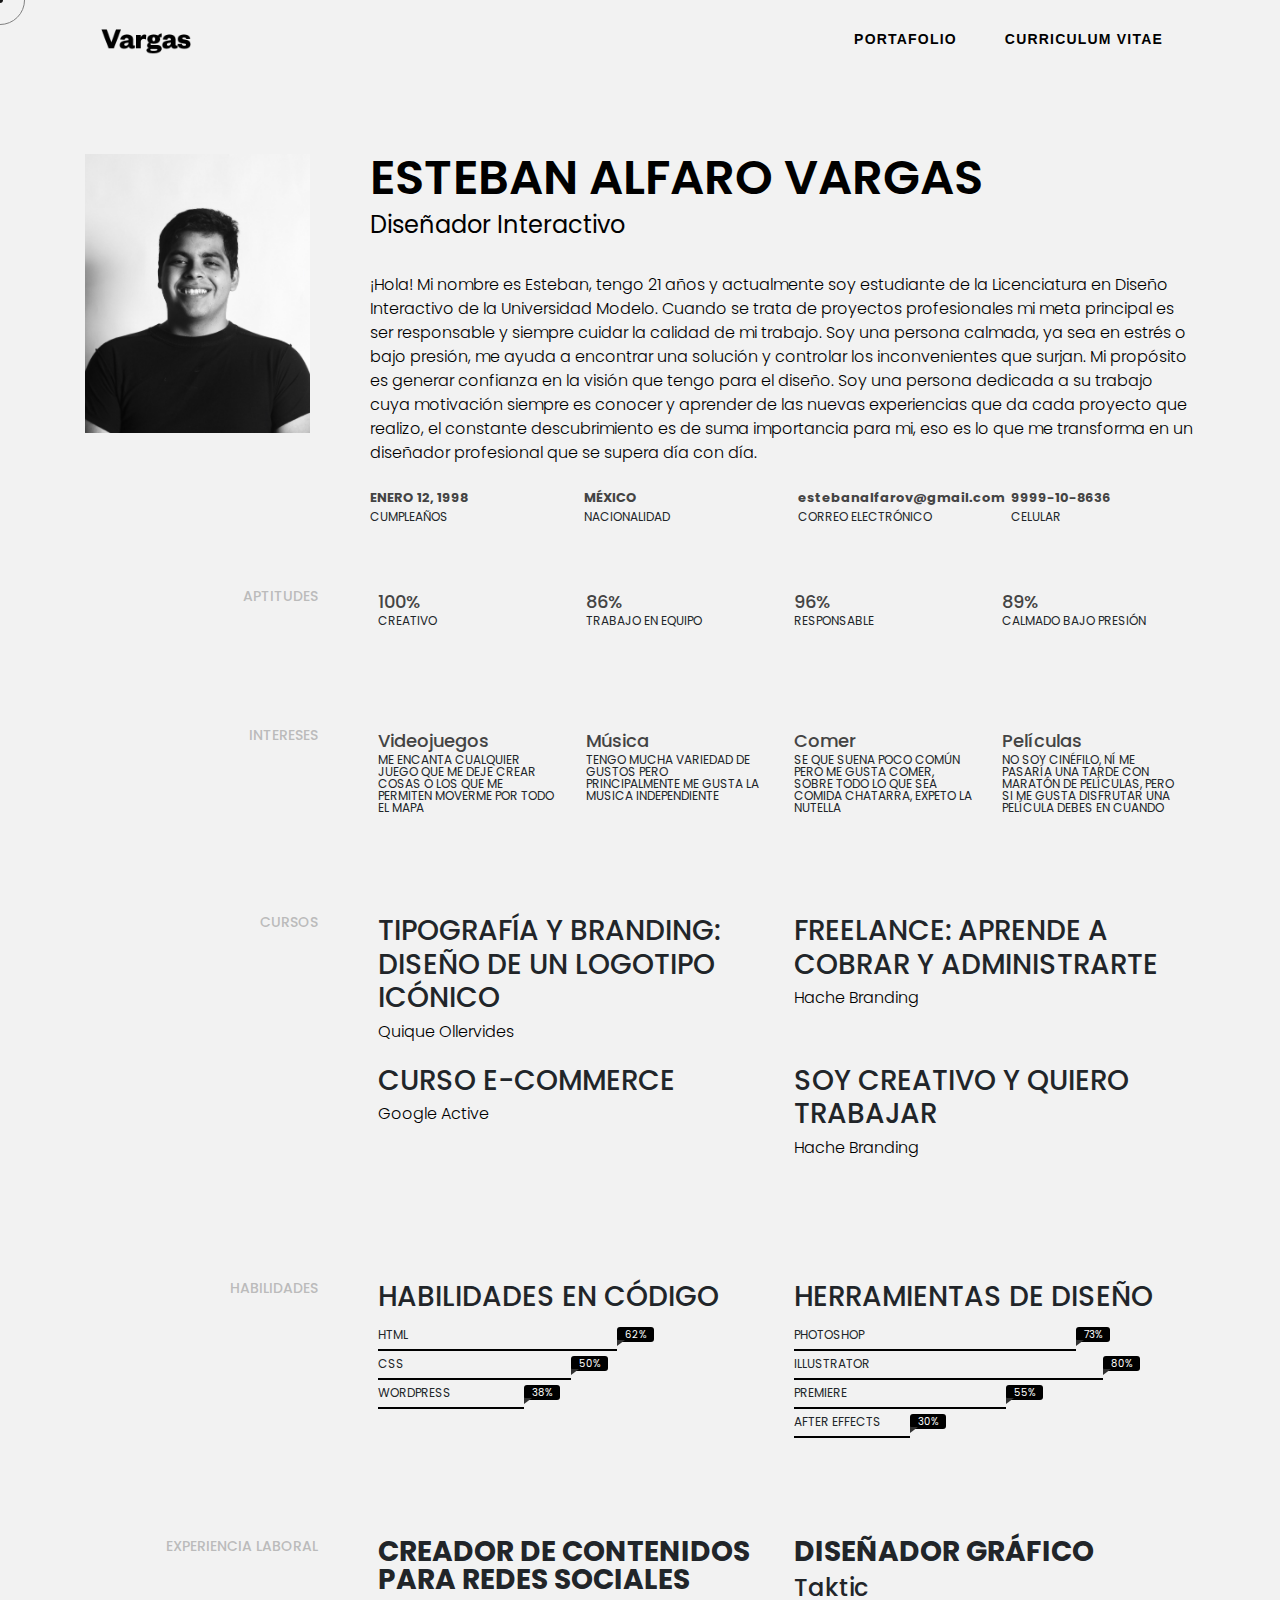
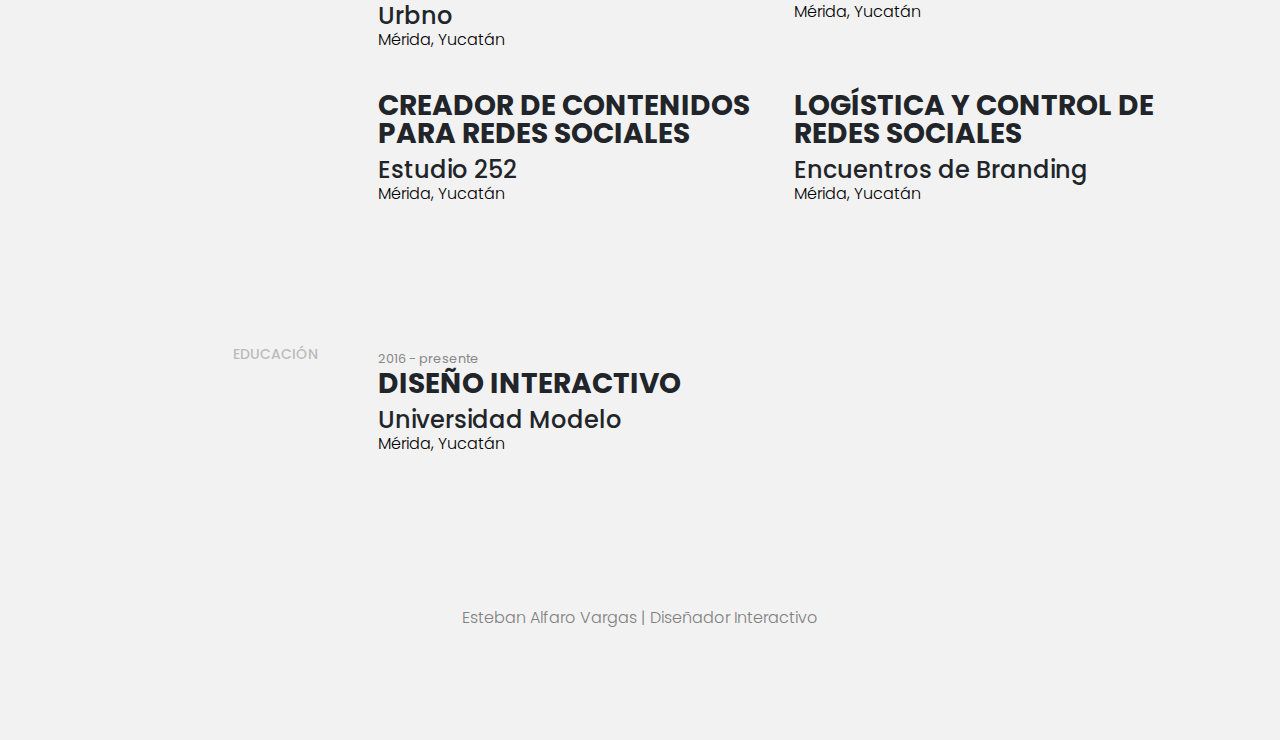
<file: CV.html>
<!doctype html>
<html lang="en">
  <head>
    <!-- Required meta tags -->
    <meta charset="utf-8">
    <meta name="viewport" content="width=device-width, initial-scale=1, shrink-to-fit=no">
<link rel="stylesheet" href="css/style.css">
<link rel="stylesheet" href="css/animate.css">
    <!-- Bootstrap CSS -->
    <link rel="stylesheet" href="https://stackpath.bootstrapcdn.com/bootstrap/4.3.1/css/bootstrap.min.css" integrity="sha384-ggOyR0iXCbMQv3Xipma34MD+dH/1fQ784/j6cY/iJTQUOhcWr7x9JvoRxT2MZw1T" crossorigin="anonymous">
    <link rel="stylesheet" href="css/estilos2.css">
    <link href="https://fonts.googleapis.com/css?family=Poppins" rel="stylesheet">
    <link href="css/font-awesome.min.css" rel="stylesheet">
    <title>Vargas | Portafolio</title>
    <link rel="icon" href="v.ico">
  </head>
  <body>
    <div class="cursor">
      <div class="cursor__inner cursor__inner--circle"></div>
      <div class="cursor__inner cursor__inner--dot"></div>
    </div>
    <div  id="navbar">
      <div class="container">
        <nav>
          <input type="checkbox" id="nav" class="hiden">
          <label for="nav" class="nav-btn">
            <i></i>
            <i></i>
            <i></i>
          </label>
          <div class="logo">
            <a href="index.html"><img src="images/Recurso 1.png" alt="" style="width:90px;"></a>
          </div>
          <div class="nav-wrapper">
            <ul>
              <li><a href="index.html" class="a">Portafolio</a></li>
              <li><a href="CV.html" class="a">Curriculum Vitae</a></li>
            </ul>
          </div>
        </nav>
      </div>
    </div>
    <div class="wrapper">
      <div id="main-wrapper">


<header class="header">
    <div class="container">
        <div class="row">
            <div class="col-md-3">
                <div class="profile-img animated slideInDown">
                    <img src="images/YOP.jpg" class="img-responsive" alt=""/>
                </div>
                <!-- Profile Image -->
            </div>
            <div class="col-md-9">
                <div class="name-wrapper animated fadeInDown">
                    <h1 class="name">ESTEBAN ALFARO VARGAS</h1>
                    <span >Diseñador Interactivo</span>
                </div>
                <p class="as animated fadeInDown">
                    ¡Hola! Mi nombre es Esteban, tengo 21 años y actualmente soy estudiante de la Licenciatura en Diseño Interactivo de la Universidad Modelo. Cuando se trata de proyectos profesionales mi meta principal es ser responsable y siempre cuidar la calidad de mi trabajo. Soy una persona calmada, ya sea en estrés o bajo presión, me ayuda a encontrar una solución y controlar los inconvenientes que surjan. Mi propósito es generar confianza en la visión que tengo para el diseño. Soy una persona dedicada a su trabajo cuya motivación siempre es conocer y aprender de las nuevas experiencias que da cada proyecto que realizo, el constante descubrimiento es de suma importancia para mi, eso es lo que me transforma en un diseñador profesional que se supera día con día.

                </p>


                <div class="row">
                    <div class="col-md-3">
                        <div class="personal-details animated slideInUp">
                            <strong>ENERO 12, 1998</strong>
                            <small>CUMPLEAÑOS</small>
                        </div>
                    </div>
                    <div class="col-md-3">
                        <div class="personal-details animated slideInUp">
                            <strong>MÉXICO</strong>
                            <small>NACIONALIDAD</small>
                        </div>
                    </div>
                    <div class="col-md-3">
                        <div class="personal-details animated slideInUp">
                            <strong>estebanalfarov@gmail.com</strong>
                            <small>CORREO ELECTRÓNICO</small>
                        </div>
                    </div>
                    <div class="col-md-3">
                        <div class="personal-details animated slideInUp">
                            <strong>9999-10-8636</strong>
                            <small>CELULAR</small>
                        </div>
                    </div>
                </div>

            </div>
        </div>
    </div@
    </header>
<!-- .header-->

<section class="section-wrapper animated slideInUp">
    <div class="container">
        <div class="row">
            <div class="col-md-3">
                <div class="section-title">
                    <h2>APTITUDES</h2>
                </div>
            </div>
            <div class="col-md-9">
                <div class="row">
                    <div class="col-sm-3">
                        <div class="item-stats">
                            <div class="item-stats-value">100%</div>
                            <div class="item-stats-name">Creativo</div>
                        </div>
                    </div>
                    <div class="col-sm-3">
                        <div class="item-stats">
                            <div class="item-stats-value">86%</div>
                            <div class="item-stats-name">Trabajo en equipo</div>
                        </div>
                    </div>
                    <div class="col-sm-3">
                        <div class="item-stats">
                            <div class="item-stats-value">96%</div>
                            <div class="item-stats-name">Responsable</div>
                        </div>
                    </div>
                    <div class="col-sm-3">
                        <div class="item-stats">
                            <div class="item-stats-value">89%</div>
                            <div class="item-stats-name">Calmado bajo presión</div>
                        </div>
                    </div>
                </div>
            </div>
        </div>
    </div>
</section>

<section class="section-wrapper animated slideInUp">
    <div class="container">
        <div class="row">
            <div class="col-md-3">
                <div class="section-title">
                    <h2>INTERESES</h2>
                </div>
            </div>
            <div class="col-md-9">
                <div class="row">
                    <div class="col-sm-3">
                        <div class="item-stats">
                            <div class="item-stats-value">Videojuegos</div>
                            <div class="item-stats-name">Me encanta cualquier juego que me deje crear cosas o los que me permiten moverme por todo el mapa</div>
                        </div>
                    </div>
                    <div class="col-sm-3">
                        <div class="item-stats">
                            <div class="item-stats-value">Música</div>
                            <div class="item-stats-name">Tengo mucha variedad de gustos pero principalmente me gusta la musica independiente</div>
                        </div>
                    </div>
                    <div class="col-sm-3">
                        <div class="item-stats">
                            <div class="item-stats-value">Comer</div>
                            <div class="item-stats-name">Se que suena poco común pero me gusta comer, sobre todo lo que sea comida chatarra, expeto la Nutella</div>
                        </div>
                    </div>
                    <div class="col-sm-3">
                        <div class="item-stats">
                            <div class="item-stats-value">Películas</div>
                            <div class="item-stats-name">No soy cinéfilo, ní me pasaría una tarde con maratón de películas, pero si me gusta disfrutar una película debes en cuando</div>
                        </div>
                    </div>
                </div>
            </div>
        </div>
    </div>
</section>
<!-- .activity-wrapper -->

<!-- .work-history-wrapper -->

<section class="expertise-wrapper section-wrapper">
    <div class="container">
        <div class="row">
            <div class="col-md-3">
                <div class="section-title">
                    <h2>CURSOS</h2>
                </div>
            </div>

            <div class="col-md-9">
                <div class="row">
                    <div class="col-md-6">
                        <div class="expertise-item">
                            <h3>Tipografía y Branding: Diseño de un logotipo icónico</h3>

                            <p>
                                Quique Ollervides
                            </p>
                        </div>
                    </div>
                    <div class="col-md-6">
                        <div class="expertise-item">
                            <h3>Freelance: Aprende a cobrar y administrarte</h3>

                            <p>
                              Hache Branding
                            </p>
                        </div>
                    </div>
                </div>
                <div class="row">
                    <div class="col-md-6">
                        <div class="expertise-item">
                            <h3>Curso E-Commerce</h3>

                            <p>
                                Google Active
                            </p>
                        </div>
                    </div>

                    <div class="col-md-6">
                        <div class="expertise-item">
                            <h3>Soy creativo y quiero trabajar</h3>

                            <p>
                                Hache Branding </p>
                        </div>
                    </div>

                </div>
            </div>
        </div>
        <!-- .row -->


    </div>
</section>
<!-- .expertise-wrapper -->

<section class="section-wrapper skills-wrapper">
    <div class="container">
        <div class="row">
            <div class="col-md-3">
                <div class="section-title">
                    <h2>HABILIDADES</h2>
                </div>
            </div>

            <div class="col-md-9">
                <div class="row">
                    <div class="col-md-6">
                        <div class="progress-wrapper">

                            <h3>HABILIDADES EN CÓDIGO</h3>

                            <div class="progress-item">
                                <span class="progress-title">HTML</span>

                                <div class="progress">
                                    <div class="progress-bar" role="progressbar" aria-valuenow="62" aria-valuemin="0"
                                         aria-valuemax="100" style="width: 62%"><span
                                            class="progress-percent" style="margin-left:62%;"> 62%</span>
                                    </div>
                                </div>
                                <!-- .progress -->
                            </div>
                            <!-- .skill-progress -->

                            <div class="progress-item">
                                <span class="progress-title">CSS</span>

                                <div class="progress">
                                    <div class="progress-bar" role="progressbar" aria-valuenow="50" aria-valuemin="0"
                                         aria-valuemax="100" style="width: 50%"><span
                                            class="progress-percent" style="margin-left:50%"> 50%</span>
                                    </div>
                                </div>
                                <!-- /.progress -->
                            </div>
                            <!-- /.skill-progress -->

                            <div class="progress-item">
                                <span class="progress-title">WORDPRESS</span>

                                <div class="progress">
                                    <div class="progress-bar" role="progressbar" aria-valuenow="38" aria-valuemin="0"
                                         aria-valuemax="100" style="width: 38%;"><span
                                            class="progress-percent" style="margin-left:38%;"> 38%</span>
                                    </div>
                                </div>
                                <!-- /.progress -->
                            </div>
                            <!-- /.skill-progress -->


                            <!-- /.skill-progress -->


                        </div>
                        <!-- /.progress-wrapper -->
                    </div>
                    <div class="col-md-6">
                        <div class="progress-wrapper">
                            <h3>HERRAMIENTAS DE DISEÑO</h3>

                            <div class="progress-item">
                                <span class="progress-title">PHOTOSHOP</span>

                                <div class="progress">
                                    <div class="progress-bar" role="progressbar" aria-valuenow="73" aria-valuemin="0"
                                         aria-valuemax="100" style="width: 73%"><span
                                            class="progress-percent" style="margin-left:73%;"> 73%</span>
                                    </div>
                                </div>
                                <!-- .progress -->
                            </div>
                            <!-- .skill-progress -->

                            <div class="progress-item">
                                <span class="progress-title">ILLUSTRATOR</span>

                                <div class="progress">
                                    <div class="progress-bar" role="progressbar" aria-valuenow="80" aria-valuemin="0"
                                         aria-valuemax="100" style="width: 80%"><span
                                            class="progress-percent" style="margin-left:80%;"> 80%</span>
                                    </div>
                                </div>
                                <!-- /.progress -->
                            </div>
                            <!-- /.skill-progress -->

                            <div class="progress-item">
                                <span class="progress-title">PREMIERE</span>

                                <div class="progress">
                                    <div class="progress-bar" role="progressbar" aria-valuenow="55" aria-valuemin="0"
                                         aria-valuemax="100" style="width: 55%;"><span
                                            class="progress-percent" style="margin-left:55%;"> 55%</span>
                                    </div>
                                </div>
                                <!-- /.progress -->
                            </div>
                            <!-- /.skill-progress -->

                            <div class="progress-item">
                                <span class="progress-title">AFTER EFFECTS</span>

                                <div class="progress">
                                    <div class="progress-bar" role="progressbar" aria-valuenow="30" aria-valuemin="0"
                                         aria-valuemax="100" style="width: 30%;"><span
                                            class="progress-percent" style="margin-left:30%"> 30%</span>
                                    </div>
                                </div>
                                <!-- /.progress -->
                            </div>
                            <!-- /.skill-progress -->

                        </div>
                        <!-- /.progress-wrapper -->
                    </div>
                </div>
                <!--.row -->
            </div>
        </div>

    </div>
    <!-- .container-fluid -->
</section>
<!-- .skills-wrapper -->

<section class="section-wrapper section-experience">
    <div class="container">
        <div class="row">
            <div class="col-md-3">
                <div class="section-title"><h2>Experiencia Laboral</h2></div>
            </div>
            <div class="col-md-9">
                <div class="row">
                    <div class="col-md-6">
                        <div class="content-item">

                            <h3>Creador de Contenidos para redes sociales</h3>
                            <h4>Urbno</h4>

                            <p>Mérida, Yucatán</p>
                        </div>
                        <!-- .experience-item -->
                    </div>
                    <div class="col-md-6">
                        <div class="content-item">

                            <h3>Diseñador Gráfico</h3>
                            <h4>Taktic</h4>

                            <p>Mérida, Yucatán</p>
                        </div>
                        <!-- .experience-item -->
                    </div>
                </div>
                <div class="row">

                    <div class="col-md-6">
                        <div class="content-item">

                            <h3>Creador de contenidos para redes sociales</h3>
                            <h4>Estudio 252</h4>

                            <p>Mérida, Yucatán</p>
                        </div>
                        <!-- .experience-item -->
                    </div>
                    <div class="col-md-6">
                        <div class="content-item">

                            <h3>Logística y control de redes sociales</h3>
                            <h4>Encuentros de Branding</h4>

                            <p>Mérida, Yucatán</p>
                        </div>
                        <!-- .experience-item -->
                    </div>
                </div>
            </div>
            <!--.row-->
        </div>
    </div>
    <!-- .container -->
</section>
<!-- .section-experience -->

<section class="section-education section-wrapper">
    <div class="container">
        <div class="row">
            <div class="col-md-3">
                <div class="section-title"><h2>Educación</h2></div>
            </div>

            <div class="col-md-9">
                <div class="row">
                    <div class="col-md-12">
                        <div class="content-item">
                            <small>2016 - presente</small>
                            <h3>Diseño Interactivo</h3>
                            <h4>Universidad Modelo</h4>

                            <p>Mérida, Yucatán</p>
                        </div>


                        <!-- .experience-item -->
                    </div>
                </div>
                <!--.row-->
            </div>

        </div>
        <!--.row-->
    </div>
    <!-- .container -->
</section>
<!-- .section-education -->




          <footer>
                <p>Esteban Alfaro Vargas | Diseñador Interactivo</p>
          </footer>
    </div>
    <script type="text/javascript">
          window.sr = ScrollReveal();
          sr.reveal('.anim');
    </script>
    <script>
    {
  // Some help functions.
  const shuffleArray = arr => arr.sort(() => Math.random() - 0.5);
  const lineEq = (y2, y1, x2, x1, currentVal) => {
      let m = (y2 - y1) / (x2 - x1);
      let b = y1 - m * x1;
      return m * currentVal + b;
  };
  const lerp = (a, b, n) => (1 - n) * a + n * b;
  const body = document.body;
  const bodyColor = getComputedStyle(body).getPropertyValue('--color-bg').trim() || 'white';
  const getMousePos = (e) => {
      let posx = 0;
      let posy = 0;
      if (!e) e = window.event;
      if (e.pageX || e.pageY) {
          posx = e.pageX;
          posy = e.pageY;
      }
      else if (e.clientX || e.clientY) 	{
          posx = e.clientX + body.scrollLeft + document.documentElement.scrollLeft;
          posy = e.clientY + body.scrollTop + document.documentElement.scrollTop;
      }
      return { x : posx, y : posy }
  }

  // Window sizes.
  let winsize;
  const calcWinsize = () => winsize = {width: window.innerWidth, height: window.innerHeight};
  calcWinsize();
  // Recalculate window sizes on resize.
  window.addEventListener('resize', calcWinsize);

  // Custom mouse cursor.
  class CursorFx {
      constructor(el) {
          this.DOM = {el: el};
          this.DOM.dot = this.DOM.el.querySelector('.cursor__inner--dot');
          this.DOM.circle = this.DOM.el.querySelector('.cursor__inner--circle');
          this.bounds = {dot: this.DOM.dot.getBoundingClientRect(), circle: this.DOM.circle.getBoundingClientRect()};
          this.scale = 1;
          this.opacity = 1;
          this.mousePos = {x:0, y:0};
          this.lastMousePos = {dot: {x:0, y:0}, circle: {x:0, y:0}};
          this.lastScale = 1;
          this.lastOpacity = 1;

          this.initEvents();
          requestAnimationFrame(() => this.render());
      }
      initEvents() {
          window.addEventListener('mousemove', ev => this.mousePos = getMousePos(ev));
      }
      render() {
          this.lastMousePos.dot.x = lerp(this.lastMousePos.dot.x, this.mousePos.x - this.bounds.dot.width/2, 1);
          this.lastMousePos.dot.y = lerp(this.lastMousePos.dot.y, this.mousePos.y - this.bounds.dot.height/2, 1);
          this.lastMousePos.circle.x = lerp(this.lastMousePos.circle.x, this.mousePos.x - this.bounds.circle.width/2, 0.15);
          this.lastMousePos.circle.y = lerp(this.lastMousePos.circle.y, this.mousePos.y - this.bounds.circle.height/2, 0.15);
          this.lastScale = lerp(this.lastScale, this.scale, 0.15);
          this.lastOpacity = lerp(this.lastOpacity, this.opacity, 0.1);
          this.DOM.dot.style.transform = `translateX(${(this.lastMousePos.dot.x)}px) translateY(${this.lastMousePos.dot.y}px)`;
          this.DOM.circle.style.transform = `translateX(${(this.lastMousePos.circle.x)}px) translateY(${this.lastMousePos.circle.y}px) scale(${this.lastScale})`;
          this.DOM.circle.style.opacity = this.lastOpacity
          requestAnimationFrame(() => this.render());
      }
      enter() {
          cursor.scale = 2.7;
      }
      leave() {
          cursor.scale = 1;
      }
      click() {
          this.lastScale = 1;
          this.lastOpacity = 0;
      }
  }

  const cursor = new CursorFx(document.querySelector('.cursor'));

  // Custom cursor chnages state when hovering on elements with 'data-hover'.
  [...document.querySelectorAll('[data-hover]')].forEach((link) => {
      link.addEventListener('mouseenter', () => cursor.enter() );
      link.addEventListener('mouseleave', () => cursor.leave() );
      link.addEventListener('click', () => cursor.click() );
  });
}
    </script>
<script src="js/scripts.js"></script>
  <script src="js/button.js"></script>

    <!-- Optional JavaScript -->
    <!-- jQuery first, then Popper.js, then Bootstrap JS -->
    <script src="https://code.jquery.com/jquery-3.3.1.slim.min.js" integrity="sha384-q8i/X+965DzO0rT7abK41JStQIAqVgRVzpbzo5smXKp4YfRvH+8abtTE1Pi6jizo" crossorigin="anonymous"></script>
    <script src="https://cdnjs.cloudflare.com/ajax/libs/popper.js/1.14.7/umd/popper.min.js" integrity="sha384-UO2eT0CpHqdSJQ6hJty5KVphtPhzWj9WO1clHTMGa3JDZwrnQq4sF86dIHNDz0W1" crossorigin="anonymous"></script>
    <script src="https://stackpath.bootstrapcdn.com/bootstrap/4.3.1/js/bootstrap.min.js" integrity="sha384-JjSmVgyd0p3pXB1rRibZUAYoIIy6OrQ6VrjIEaFf/nJGzIxFDsf4x0xIM+B07jRM" crossorigin="anonymous"></script>

  </body>
</html>
</file>
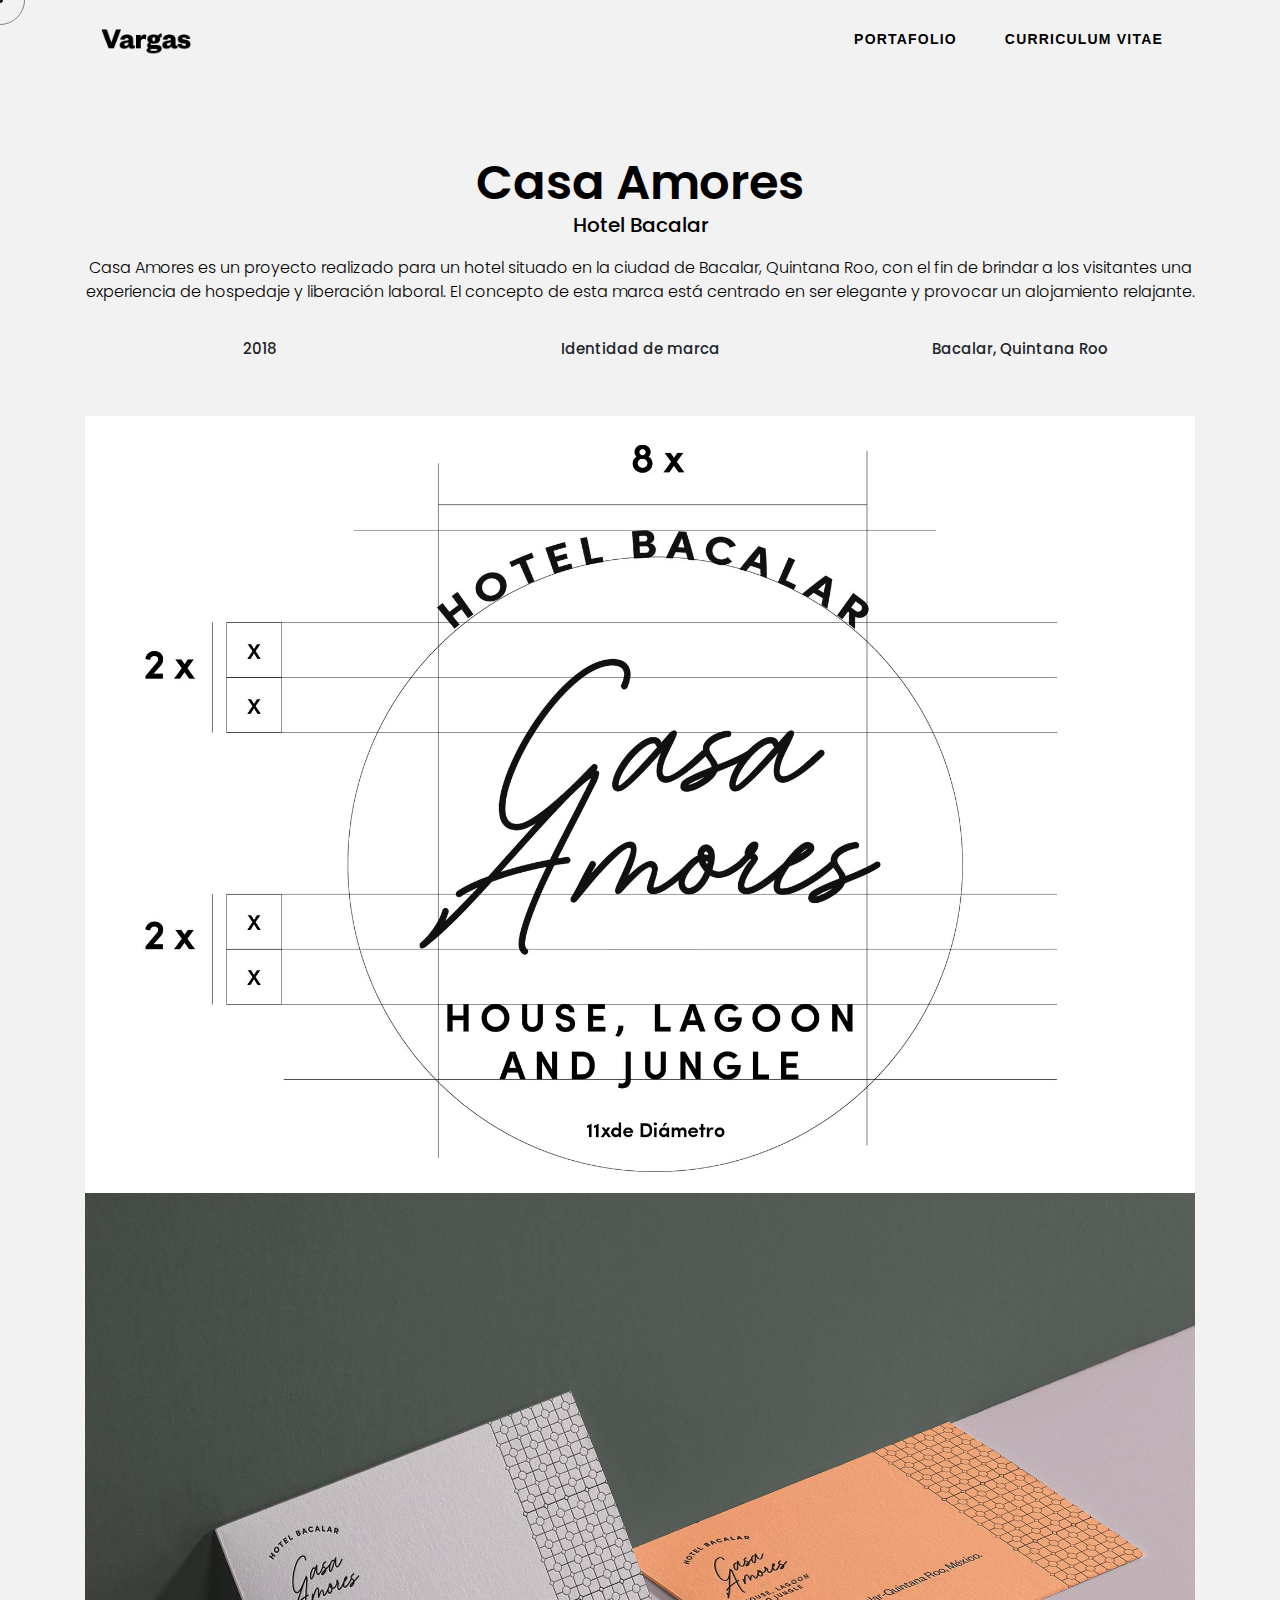
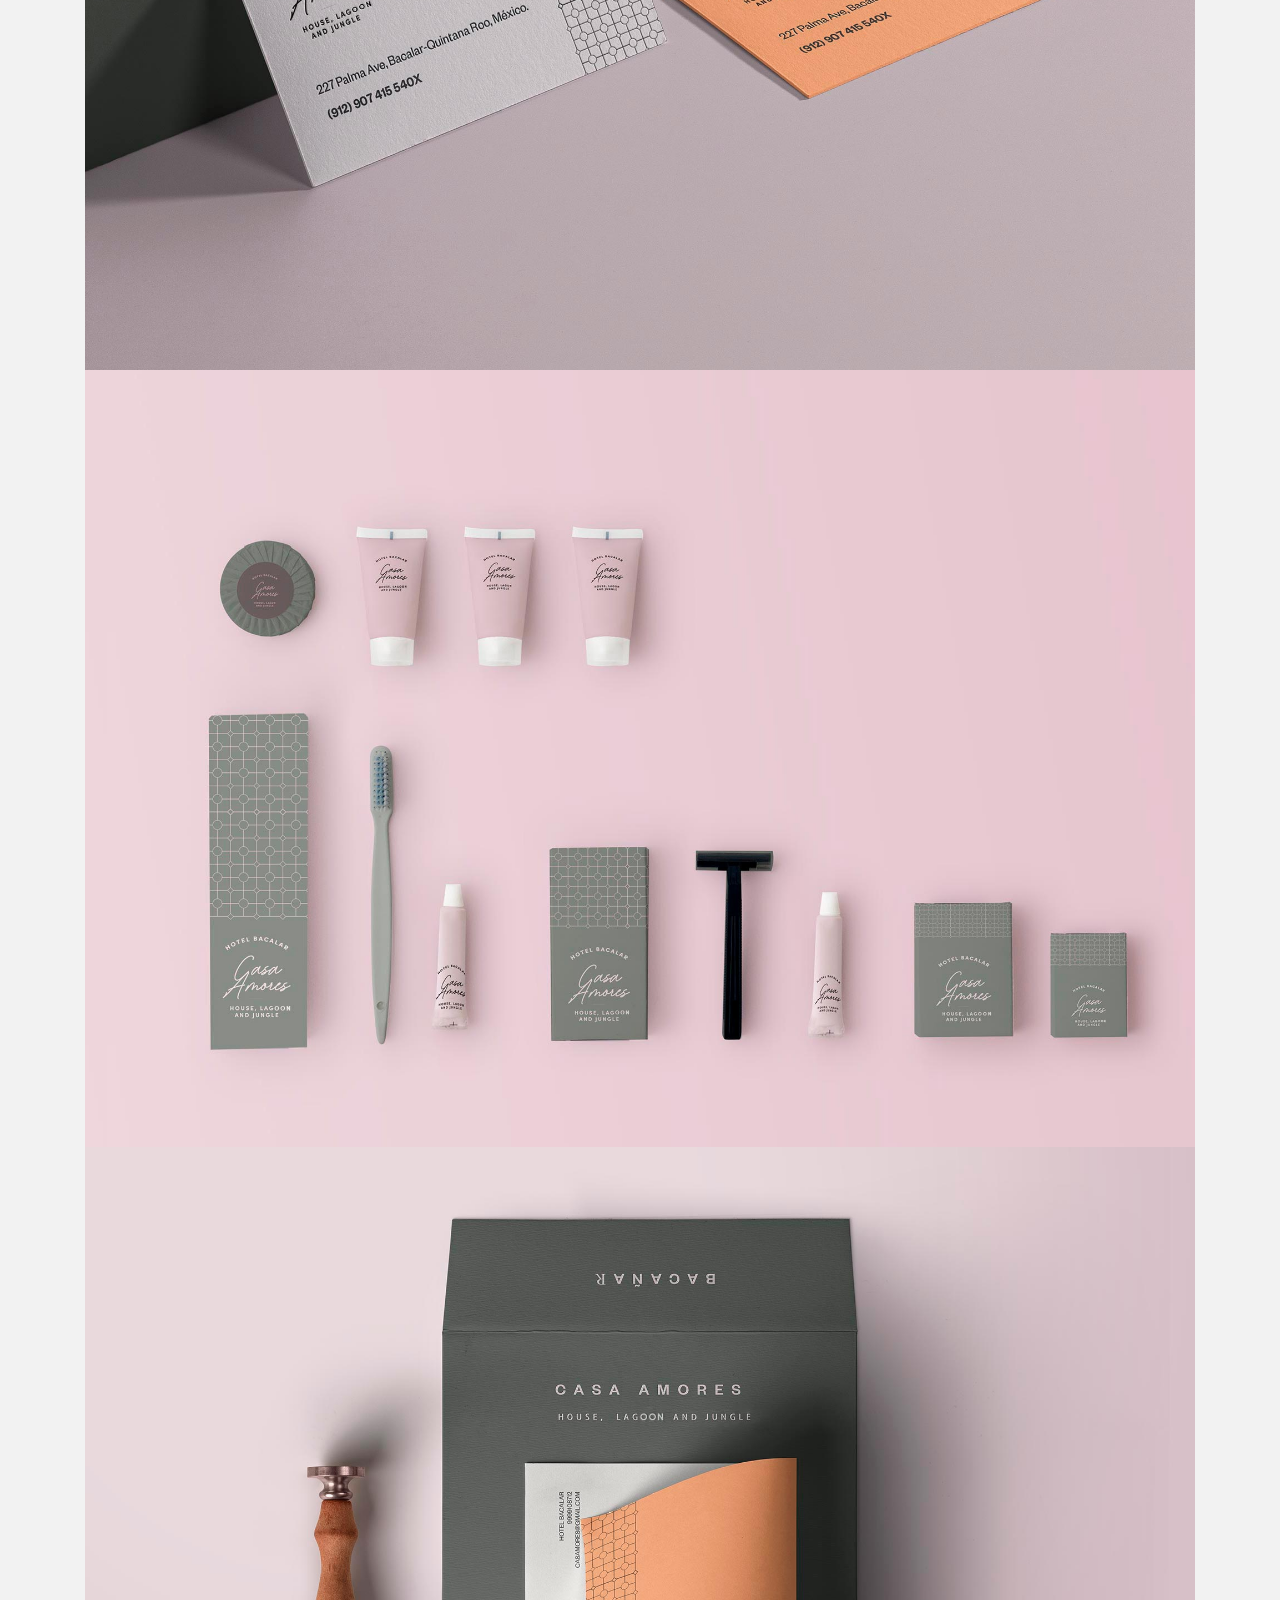
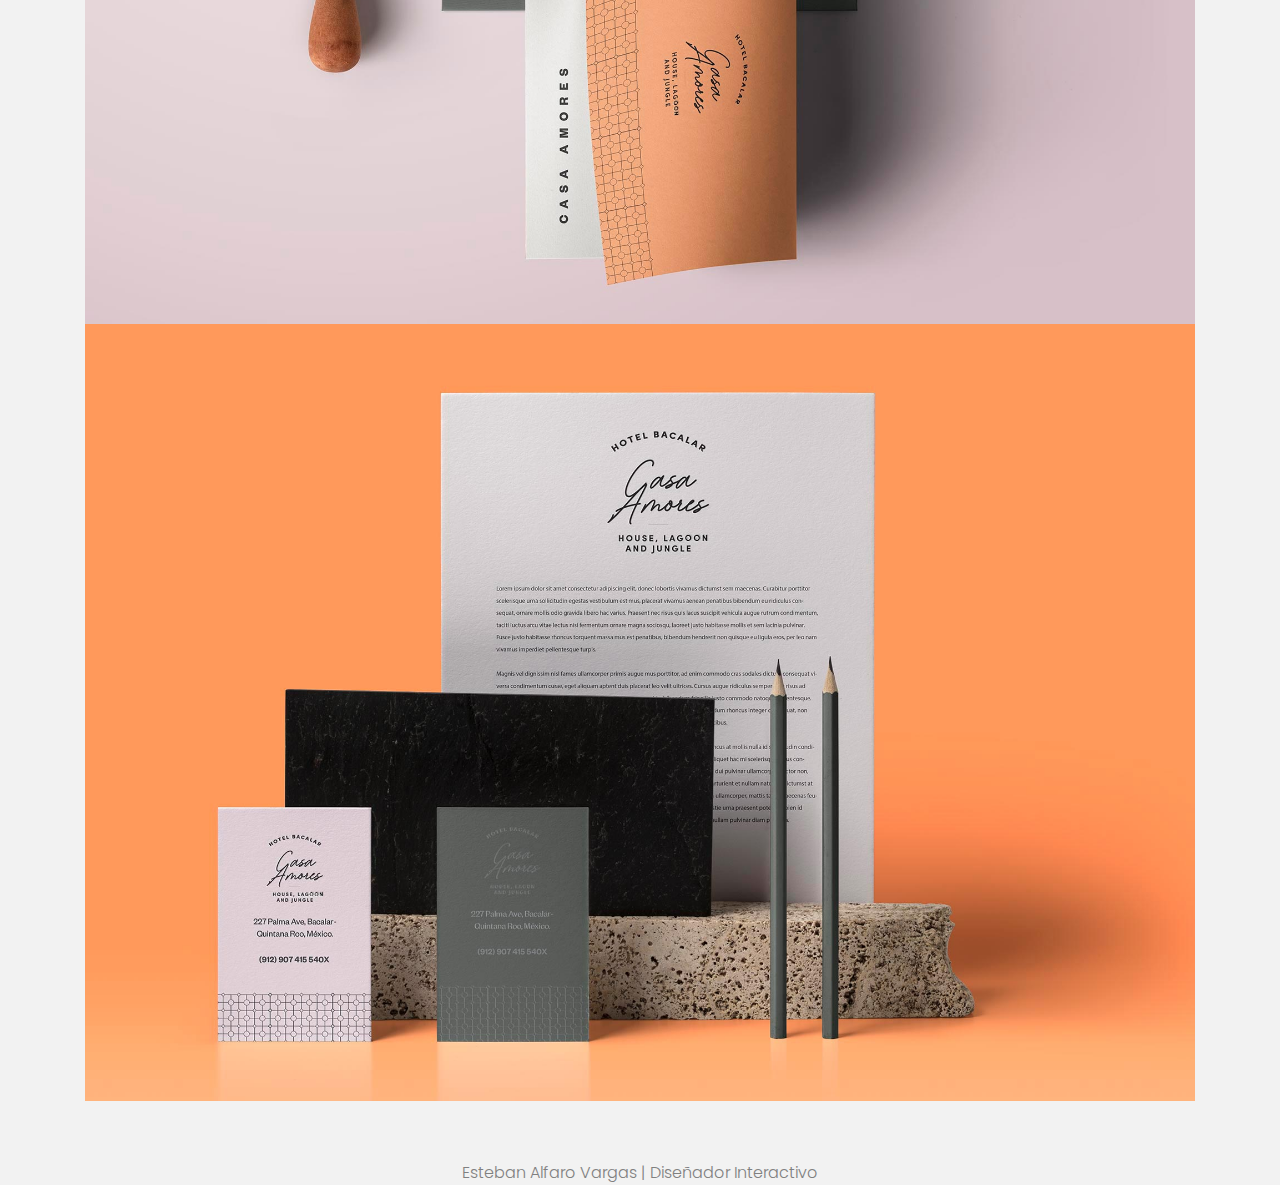
<file: portafolio.html>
<!doctype html>
<html lang="en">
  <head>
    <!-- Required meta tags -->
    <meta charset="utf-8">
    <meta name="viewport" content="width=device-width, initial-scale=1, shrink-to-fit=no">

    <!-- Bootstrap CSS -->
		<link rel="stylesheet" href="https://use.fontawesome.com/releases/v5.7.2/css/all.css" integrity="sha384-fnmOCqbTlWIlj8LyTjo7mOUStjsKC4pOpQbqyi7RrhN7udi9RwhKkMHpvLbHG9Sr" crossorigin="anonymous">
    <link rel="stylesheet" href="https://stackpath.bootstrapcdn.com/bootstrap/4.3.1/css/bootstrap.min.css" integrity="sha384-ggOyR0iXCbMQv3Xipma34MD+dH/1fQ784/j6cY/iJTQUOhcWr7x9JvoRxT2MZw1T" crossorigin="anonymous">
    <link rel="stylesheet" href="css/estilos.css">
    <link href="https://fonts.googleapis.com/css?family=Poppins" rel="stylesheet">
        <link rel="stylesheet" href="css/animate.css">
			<link rel="stylesheet" type="text/css" href="css/jquery.fancybox.min.css">
    <title>Vargas | Portafolio</title>
      <link rel="icon" href="v.ico">
  </head>
  <body>
    <div class="cursor">
      <div class="cursor__inner cursor__inner--circle"></div>
      <div class="cursor__inner cursor__inner--dot"></div>
    </div>
    <div  id="navbar">
      <div class="container">
        <nav>
          <input type="checkbox" id="nav" class="hiden">
          <label for="nav" class="nav-btn">
            <i></i>
            <i></i>
            <i></i>
          </label>
          <div class="logo">
            <a href="index.html"><img src="images/Recurso 1.png" alt="" style="width:90px;"></a>
          </div>
          <div class="nav-wrapper">
            <ul>
              <li><a href="index.html" class="a">Portafolio</a></li>
              <li><a href="CV.html" class="a">Curriculum Vitae</a></li>

            </ul>
          </div>
        </nav>
      </div>
    </div>
    <div class="wrapper">
			<div class="container">
				<div class="row">
					<div class="col-12">
						<div class="boxcreative animated slideInDown">
							<h1>Casa Amores</h1>
							<p style="font-weight:500; font-size:20px; margin-top:-10px;">Hotel Bacalar</p>
						</div>
						<div class="boxcreative2 animated fadeIn">
							<p>Casa Amores es un proyecto realizado para un hotel situado en la ciudad de Bacalar, Quintana Roo, con el fin de brindar a los visitantes una experiencia de hospedaje y liberación laboral. El concepto de esta marca está centrado en ser elegante y provocar un alojamiento relajante.</p>
							<div style="padding-top:20px;">
								<div class="row animated slideInUp">
									<div class="col-4"><i class="fas fa-calendar-alt"></i><h5 style="font-size:15px;">2018</h5></div>
									<div class="col-4"><i class="fas fa-briefcase"></i><h5 style="font-size:15px;">Identidad de marca</h5></div>
									<div class="col-4"><i class="fas fa-globe-americas"></i><h5 style="font-size:15px;">Bacalar, Quintana Roo</h5></div>
								</div>
							</div>

						</div>
						<div class="row">
							<div class="col-12">
								<div class="boximages animated fadeIn">
                  <div class="hover01">
                    <a href="images/CA/Mockup5.jpg" data-fancybox="gallery">
                      <img src="images/CA/Mockup5.jpg" style="width:100%;">
                    </a>
                    <a href="images/CA/Mockup1.jpg" data-fancybox="gallery">
                      <img src="images/CA/Mockup1.jpg" style="width:100%;">
                    </a>
                    <a href="images/CA/Mockup2.jpg" data-fancybox="gallery">
                      <img src="images/CA/Mockup2.jpg" style="width:100%;">
                    </a>
                    <a href="images/CA/Mockup4.jpg" data-fancybox="gallery">
                      <img src="images/CA/Mockup4.jpg" style="width:100%;">
                    </a>
                    <a href="images/CA/Mockup3.jpg" data-fancybox="gallery">
                      <img src="images/CA/Mockup3.jpg" style="width:100%;">
                    </a>
                  </div>

								</div>
							</div>
						</div>

					</div>
				</div>
			</div>


          <footer>


                <p>Esteban Alfaro Vargas | Diseñador Interactivo</p>
          </footer>
    </div>
    <script type="text/javascript">
          window.sr = ScrollReveal();
          sr.reveal('.anim');
    </script>
    <script>
    {
  // Some help functions.
  const shuffleArray = arr => arr.sort(() => Math.random() - 0.5);
  const lineEq = (y2, y1, x2, x1, currentVal) => {
      let m = (y2 - y1) / (x2 - x1);
      let b = y1 - m * x1;
      return m * currentVal + b;
  };
  const lerp = (a, b, n) => (1 - n) * a + n * b;
  const body = document.body;
  const bodyColor = getComputedStyle(body).getPropertyValue('--color-bg').trim() || 'white';
  const getMousePos = (e) => {
      let posx = 0;
      let posy = 0;
      if (!e) e = window.event;
      if (e.pageX || e.pageY) {
          posx = e.pageX;
          posy = e.pageY;
      }
      else if (e.clientX || e.clientY) 	{
          posx = e.clientX + body.scrollLeft + document.documentElement.scrollLeft;
          posy = e.clientY + body.scrollTop + document.documentElement.scrollTop;
      }
      return { x : posx, y : posy }
  }

  // Window sizes.
  let winsize;
  const calcWinsize = () => winsize = {width: window.innerWidth, height: window.innerHeight};
  calcWinsize();
  // Recalculate window sizes on resize.
  window.addEventListener('resize', calcWinsize);

  // Custom mouse cursor.
  class CursorFx {
      constructor(el) {
          this.DOM = {el: el};
          this.DOM.dot = this.DOM.el.querySelector('.cursor__inner--dot');
          this.DOM.circle = this.DOM.el.querySelector('.cursor__inner--circle');
          this.bounds = {dot: this.DOM.dot.getBoundingClientRect(), circle: this.DOM.circle.getBoundingClientRect()};
          this.scale = 1;
          this.opacity = 1;
          this.mousePos = {x:0, y:0};
          this.lastMousePos = {dot: {x:0, y:0}, circle: {x:0, y:0}};
          this.lastScale = 1;
          this.lastOpacity = 1;

          this.initEvents();
          requestAnimationFrame(() => this.render());
      }
      initEvents() {
          window.addEventListener('mousemove', ev => this.mousePos = getMousePos(ev));
      }
      render() {
          this.lastMousePos.dot.x = lerp(this.lastMousePos.dot.x, this.mousePos.x - this.bounds.dot.width/2, 1);
          this.lastMousePos.dot.y = lerp(this.lastMousePos.dot.y, this.mousePos.y - this.bounds.dot.height/2, 1);
          this.lastMousePos.circle.x = lerp(this.lastMousePos.circle.x, this.mousePos.x - this.bounds.circle.width/2, 0.15);
          this.lastMousePos.circle.y = lerp(this.lastMousePos.circle.y, this.mousePos.y - this.bounds.circle.height/2, 0.15);
          this.lastScale = lerp(this.lastScale, this.scale, 0.15);
          this.lastOpacity = lerp(this.lastOpacity, this.opacity, 0.1);
          this.DOM.dot.style.transform = `translateX(${(this.lastMousePos.dot.x)}px) translateY(${this.lastMousePos.dot.y}px)`;
          this.DOM.circle.style.transform = `translateX(${(this.lastMousePos.circle.x)}px) translateY(${this.lastMousePos.circle.y}px) scale(${this.lastScale})`;
          this.DOM.circle.style.opacity = this.lastOpacity
          requestAnimationFrame(() => this.render());
      }
      enter() {
          cursor.scale = 2.7;
      }
      leave() {
          cursor.scale = 1;
      }
      click() {
          this.lastScale = 1;
          this.lastOpacity = 0;
      }
  }

  const cursor = new CursorFx(document.querySelector('.cursor'));

  // Custom cursor chnages state when hovering on elements with 'data-hover'.
  [...document.querySelectorAll('[data-hover]')].forEach((link) => {
      link.addEventListener('mouseenter', () => cursor.enter() );
      link.addEventListener('mouseleave', () => cursor.leave() );
      link.addEventListener('click', () => cursor.click() );
  });
}
    </script>
      <script src="js/button.js"></script>
<script src="//code.jquery.com/jquery-3.2.1.min.js"></script>
<script src="js/jquery.fancybox.min.js"></script>
<script src="https://cdnjs.cloudflare.com/ajax/libs/popper.js/1.14.7/umd/popper.min.js" integrity="sha384-UO2eT0CpHqdSJQ6hJty5KVphtPhzWj9WO1clHTMGa3JDZwrnQq4sF86dIHNDz0W1" crossorigin="anonymous"></script>
<script src="https://stackpath.bootstrapcdn.com/bootstrap/4.3.1/js/bootstrap.min.js" integrity="sha384-JjSmVgyd0p3pXB1rRibZUAYoIIy6OrQ6VrjIEaFf/nJGzIxFDsf4x0xIM+B07jRM" crossorigin="anonymous"></script>
  </body>
</html>
</file>
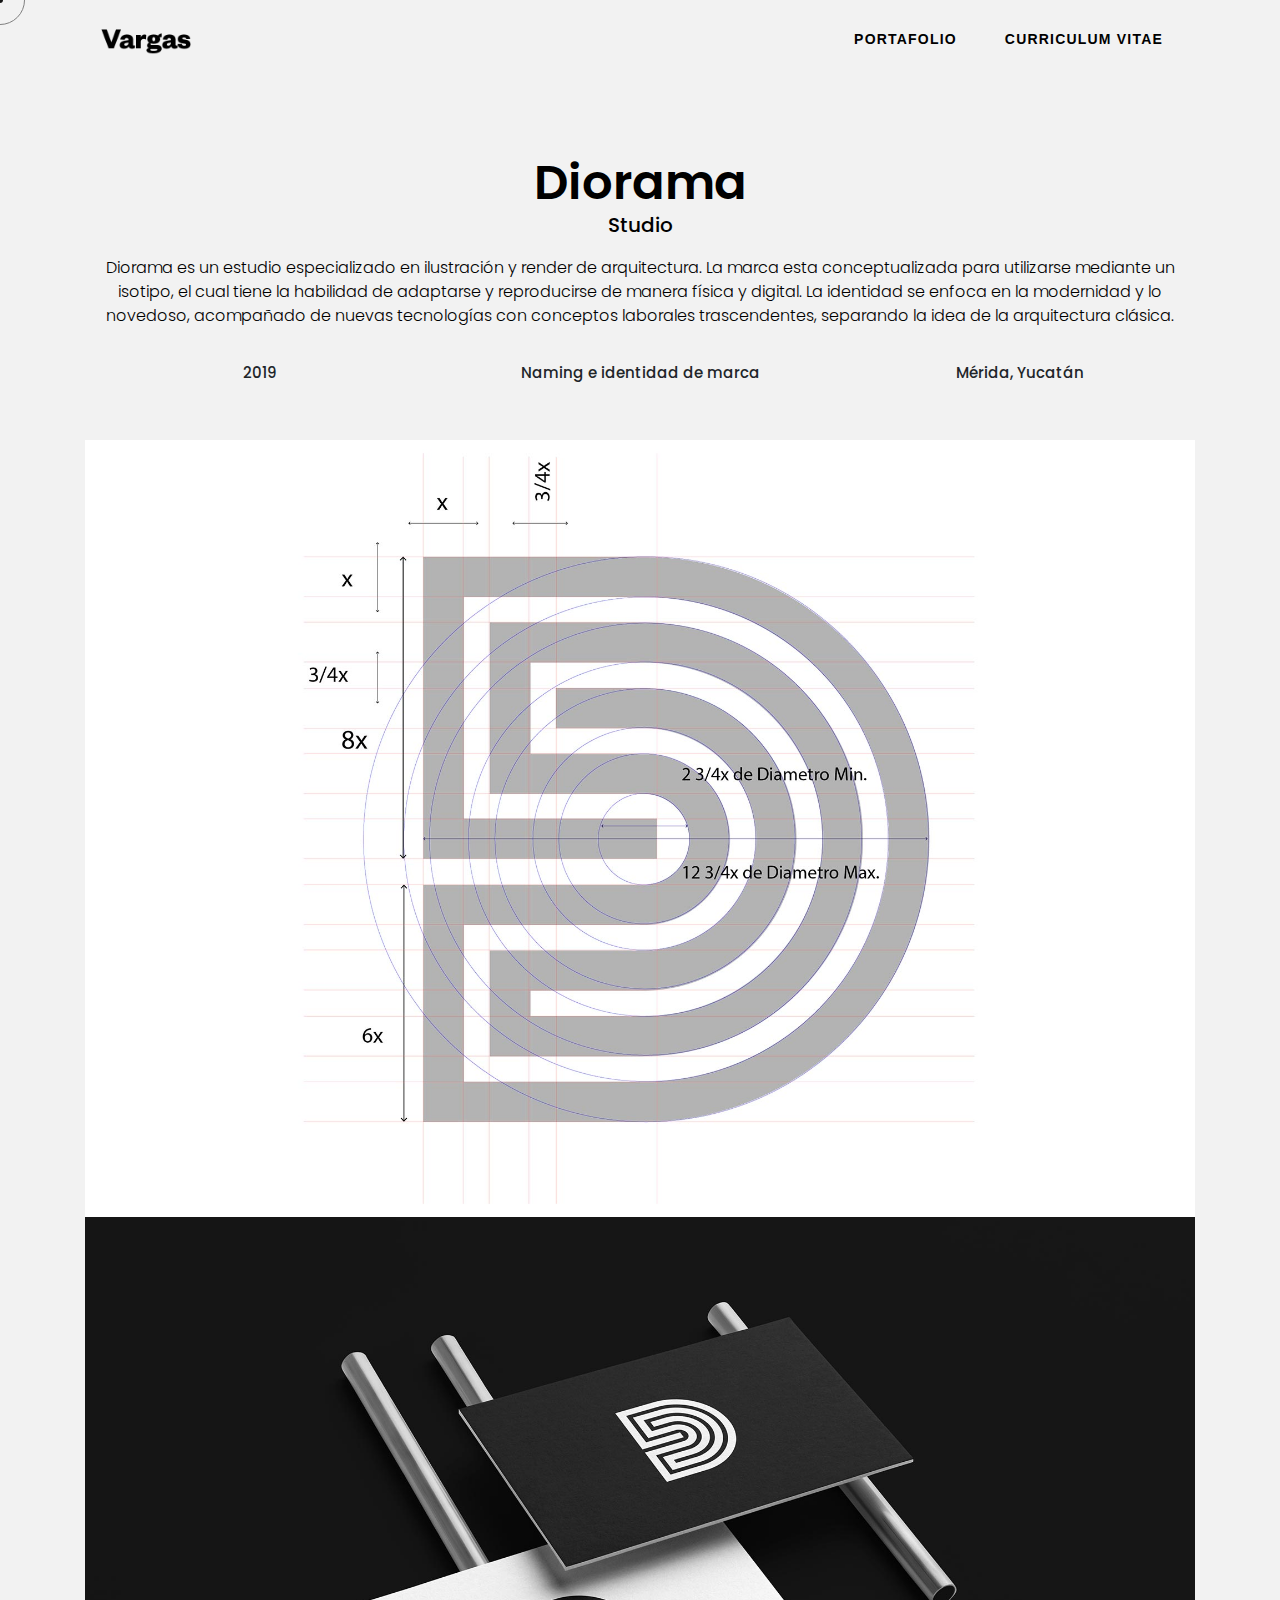
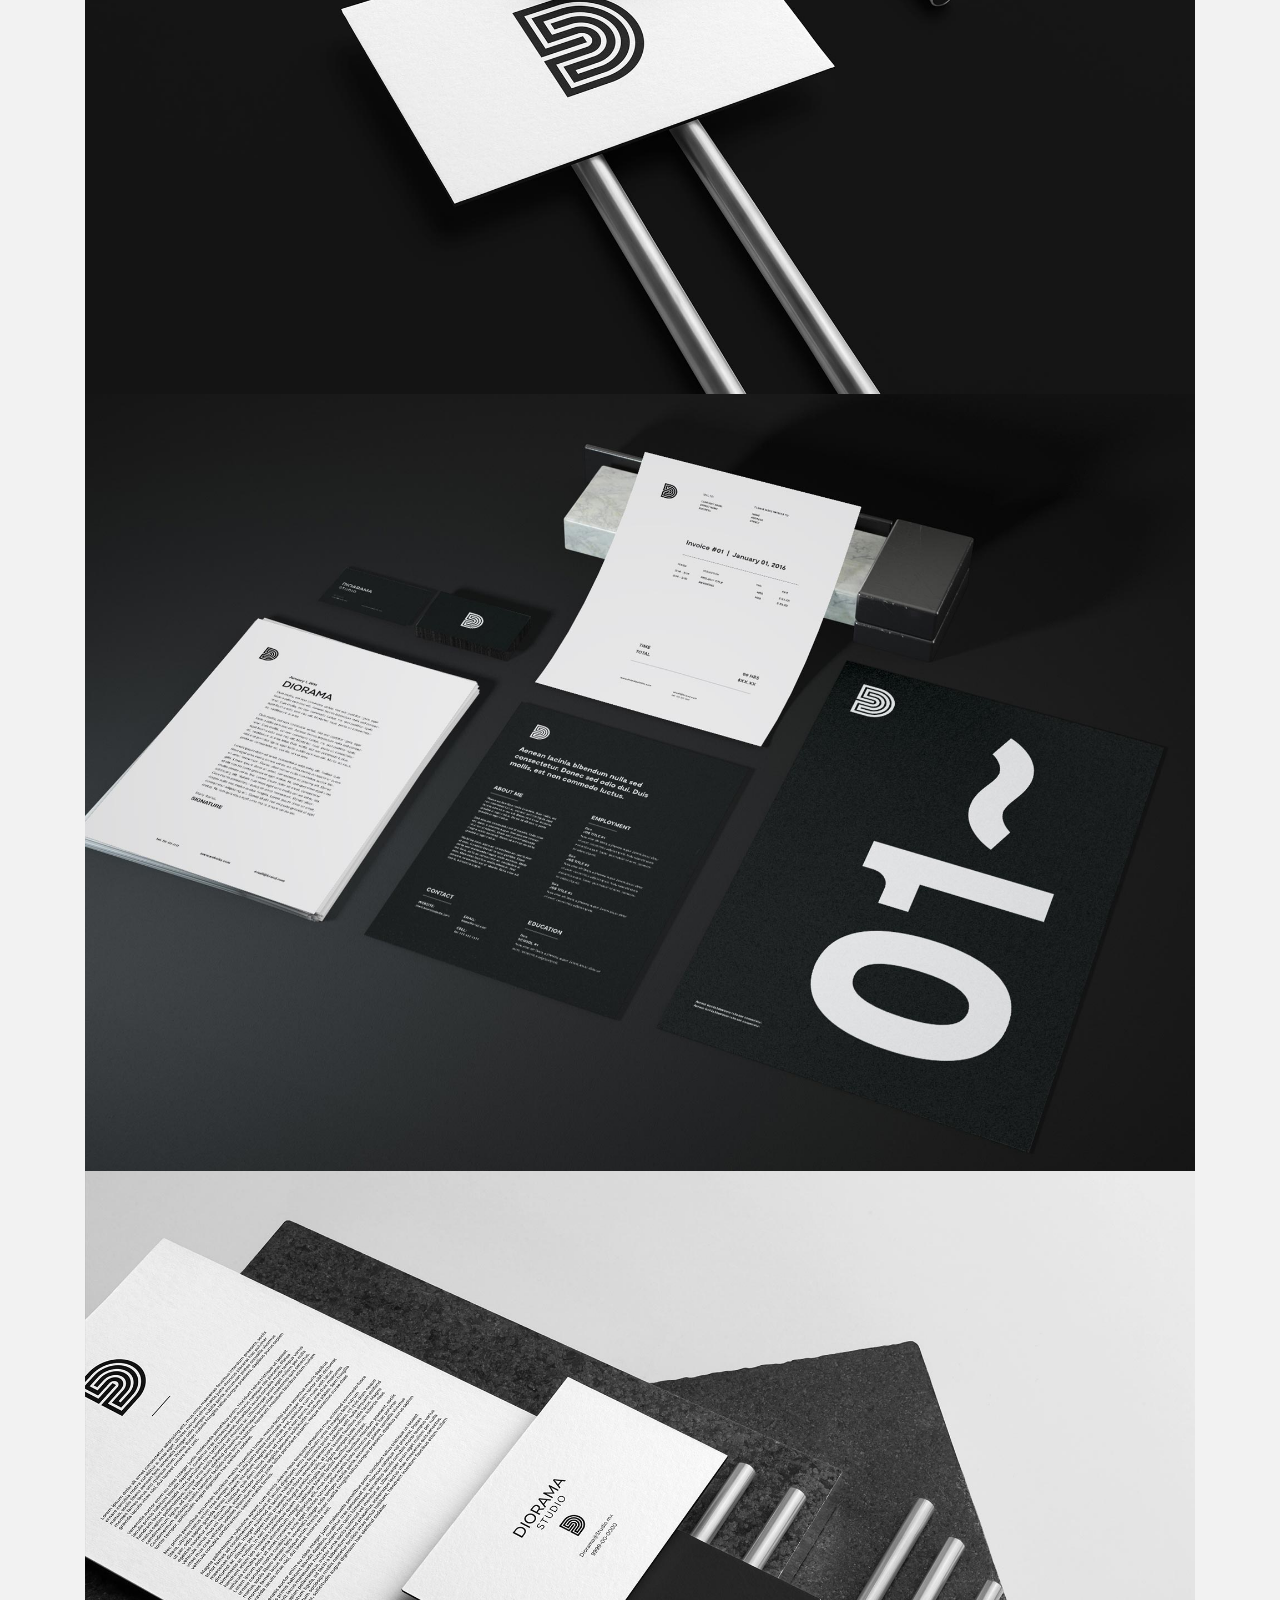
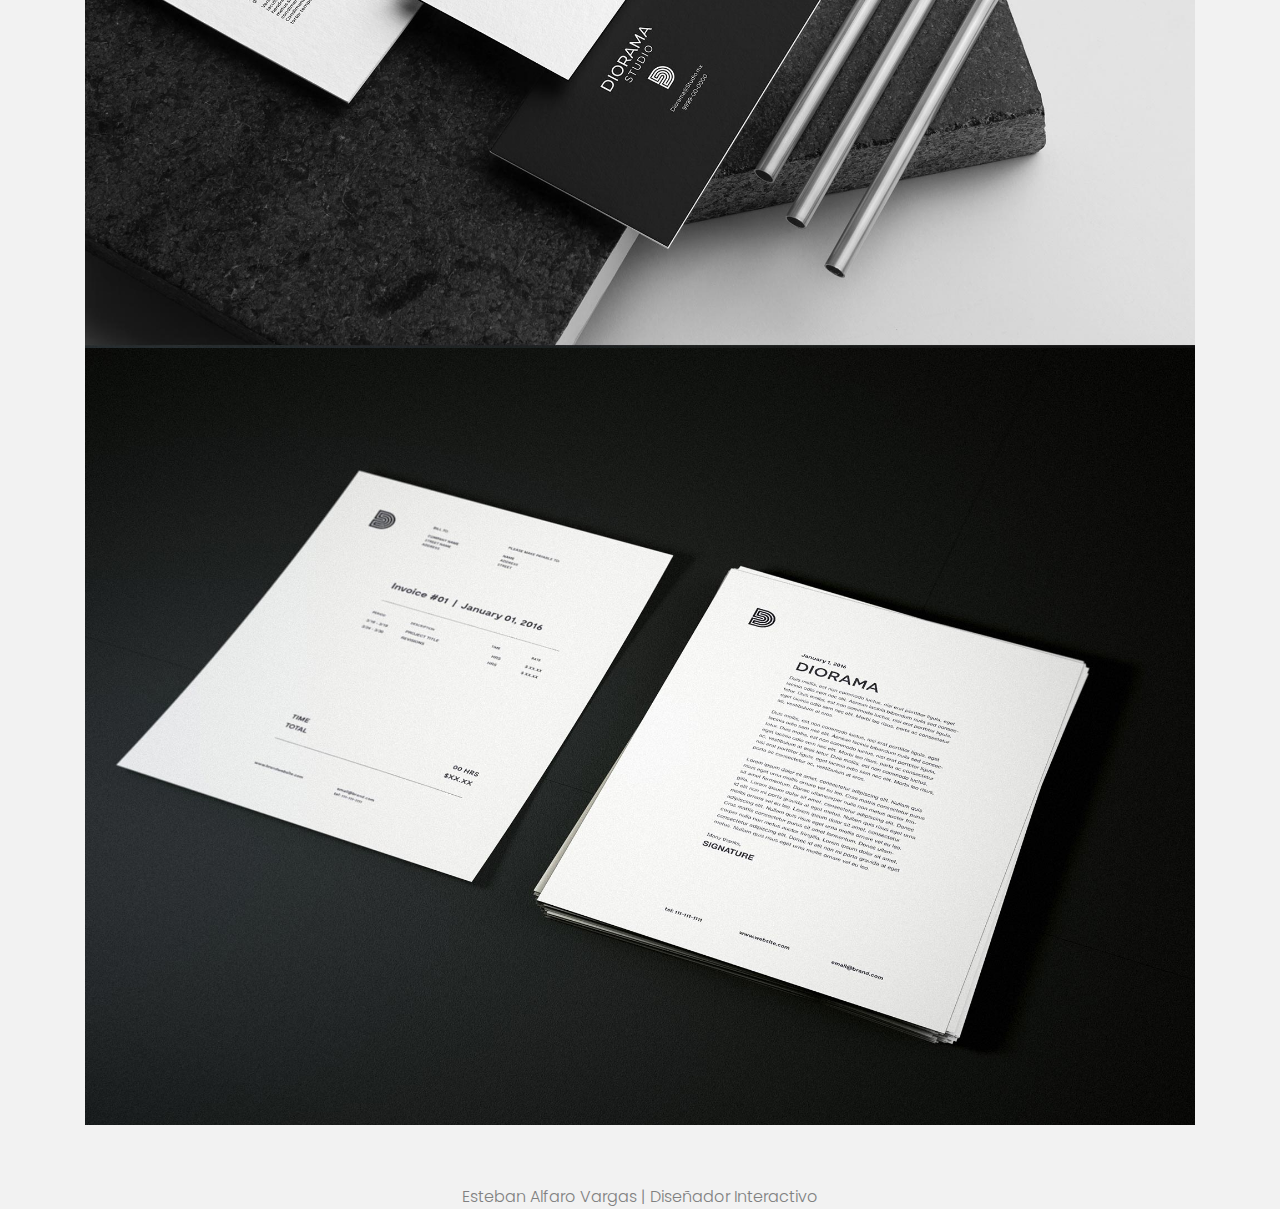
<file: portafolio2.html>
<!doctype html>
<html lang="en">
  <head>
    <!-- Required meta tags -->
    <meta charset="utf-8">
    <meta name="viewport" content="width=device-width, initial-scale=1, shrink-to-fit=no">

    <!-- Bootstrap CSS -->
		<link rel="stylesheet" href="https://use.fontawesome.com/releases/v5.7.2/css/all.css" integrity="sha384-fnmOCqbTlWIlj8LyTjo7mOUStjsKC4pOpQbqyi7RrhN7udi9RwhKkMHpvLbHG9Sr" crossorigin="anonymous">
    <link rel="stylesheet" href="https://stackpath.bootstrapcdn.com/bootstrap/4.3.1/css/bootstrap.min.css" integrity="sha384-ggOyR0iXCbMQv3Xipma34MD+dH/1fQ784/j6cY/iJTQUOhcWr7x9JvoRxT2MZw1T" crossorigin="anonymous">
    <link rel="stylesheet" href="css/estilos.css">
    <link href="https://fonts.googleapis.com/css?family=Poppins" rel="stylesheet">
        <link rel="stylesheet" href="css/animate.css">
			<link rel="stylesheet" type="text/css" href="css/jquery.fancybox.min.css">
    <title>Vargas | Portafolio</title>
      <link rel="icon" href="v.ico">
  </head>
  <body>
    <div class="cursor">
      <div class="cursor__inner cursor__inner--circle"></div>
      <div class="cursor__inner cursor__inner--dot"></div>
    </div>
    <div  id="navbar">
      <div class="container">
        <nav>
          <input type="checkbox" id="nav" class="hiden">
          <label for="nav" class="nav-btn">
            <i></i>
            <i></i>
            <i></i>
          </label>
          <div class="logo">
            <a href="index.html"><img src="images/Recurso 1.png" alt="" style="width:90px;"></a>
          </div>
          <div class="nav-wrapper">
            <ul>
              <li><a href="index.html"class="a">Portafolio</a></li>
              <li><a href="CV.html" class="a">Curriculum Vitae</a></li>

            </ul>
          </div>
        </nav>
      </div>
    </div>
    <div class="wrapper">
			<div class="container">
				<div class="row">
					<div class="col-12">
						<div class="boxcreative animated slideInDown">
							<h1>Diorama</h1>
							<p style="font-weight:500; font-size:20px; margin-top:-10px;">Studio</p>
						</div>
						<div class="boxcreative2 animated fadeIn">
							<p>Diorama es un estudio especializado en ilustración y render de arquitectura. La marca esta conceptualizada para utilizarse mediante un isotipo, el cual tiene la habilidad de adaptarse y reproducirse de manera física y digital. La identidad se enfoca en la modernidad y lo novedoso, acompañado de nuevas tecnologías con conceptos laborales trascendentes, separando la idea de la arquitectura clásica.</p>
							<div style="padding-top:20px;">
								<div class="row animated slideInUp">
									<div class="col-4"><i class="fas fa-calendar-alt"></i><h5 style="font-size:15px;">2019</h5></div>
									<div class="col-4"><i class="fas fa-briefcase"></i><h5 style="font-size:15px;">Naming e identidad de marca</h5></div>
									<div class="col-4"><i class="fas fa-globe-americas"></i><h5 style="font-size:15px;">Mérida, Yucatán</h5></div>
								</div>
							</div>

						</div>
						<div class="row">
							<div class="col-12">
								<div class="boximages animated fadeIn">
                  <div class="hover01">
                    <a href="images/DIO/Mockup5.jpg" data-fancybox="gallery">
                      <img src="images/DIO/Mockup5.jpg" style="width:100%;">
                    </a>
                    <a href="images/DIO/Mockup1.jpg" data-fancybox="gallery">
                      <img src="images/DIO/Mockup1.jpg" style="width:100%;">
                    </a>
                    <a href="images/DIO/Mockup2.jpg" data-fancybox="gallery">
                      <img src="images/DIO/Mockup2.jpg" style="width:100%;">
                    </a>
                    <a href="images/DIO/Mockup3.jpg" data-fancybox="gallery">
                      <img src="images/DIO/Mockup3.jpg" style="width:100%;">
                    </a>
                    <a href="images/DIO/Mockup4.jpg" data-fancybox="gallery">
                      <img src="images/DIO/Mockup4.jpg" style="width:100%;">
                    </a>
                  </div>

								</div>
							</div>
						</div>

					</div>
				</div>
			</div>


          <footer>


                <p>Esteban Alfaro Vargas | Diseñador Interactivo</p>
          </footer>
    </div>
    <script type="text/javascript">
          window.sr = ScrollReveal();
          sr.reveal('.anim');
    </script>
    <script>
    {
  // Some help functions.
  const shuffleArray = arr => arr.sort(() => Math.random() - 0.5);
  const lineEq = (y2, y1, x2, x1, currentVal) => {
      let m = (y2 - y1) / (x2 - x1);
      let b = y1 - m * x1;
      return m * currentVal + b;
  };
  const lerp = (a, b, n) => (1 - n) * a + n * b;
  const body = document.body;
  const bodyColor = getComputedStyle(body).getPropertyValue('--color-bg').trim() || 'white';
  const getMousePos = (e) => {
      let posx = 0;
      let posy = 0;
      if (!e) e = window.event;
      if (e.pageX || e.pageY) {
          posx = e.pageX;
          posy = e.pageY;
      }
      else if (e.clientX || e.clientY) 	{
          posx = e.clientX + body.scrollLeft + document.documentElement.scrollLeft;
          posy = e.clientY + body.scrollTop + document.documentElement.scrollTop;
      }
      return { x : posx, y : posy }
  }

  // Window sizes.
  let winsize;
  const calcWinsize = () => winsize = {width: window.innerWidth, height: window.innerHeight};
  calcWinsize();
  // Recalculate window sizes on resize.
  window.addEventListener('resize', calcWinsize);

  // Custom mouse cursor.
  class CursorFx {
      constructor(el) {
          this.DOM = {el: el};
          this.DOM.dot = this.DOM.el.querySelector('.cursor__inner--dot');
          this.DOM.circle = this.DOM.el.querySelector('.cursor__inner--circle');
          this.bounds = {dot: this.DOM.dot.getBoundingClientRect(), circle: this.DOM.circle.getBoundingClientRect()};
          this.scale = 1;
          this.opacity = 1;
          this.mousePos = {x:0, y:0};
          this.lastMousePos = {dot: {x:0, y:0}, circle: {x:0, y:0}};
          this.lastScale = 1;
          this.lastOpacity = 1;

          this.initEvents();
          requestAnimationFrame(() => this.render());
      }
      initEvents() {
          window.addEventListener('mousemove', ev => this.mousePos = getMousePos(ev));
      }
      render() {
          this.lastMousePos.dot.x = lerp(this.lastMousePos.dot.x, this.mousePos.x - this.bounds.dot.width/2, 1);
          this.lastMousePos.dot.y = lerp(this.lastMousePos.dot.y, this.mousePos.y - this.bounds.dot.height/2, 1);
          this.lastMousePos.circle.x = lerp(this.lastMousePos.circle.x, this.mousePos.x - this.bounds.circle.width/2, 0.15);
          this.lastMousePos.circle.y = lerp(this.lastMousePos.circle.y, this.mousePos.y - this.bounds.circle.height/2, 0.15);
          this.lastScale = lerp(this.lastScale, this.scale, 0.15);
          this.lastOpacity = lerp(this.lastOpacity, this.opacity, 0.1);
          this.DOM.dot.style.transform = `translateX(${(this.lastMousePos.dot.x)}px) translateY(${this.lastMousePos.dot.y}px)`;
          this.DOM.circle.style.transform = `translateX(${(this.lastMousePos.circle.x)}px) translateY(${this.lastMousePos.circle.y}px) scale(${this.lastScale})`;
          this.DOM.circle.style.opacity = this.lastOpacity
          requestAnimationFrame(() => this.render());
      }
      enter() {
          cursor.scale = 2.7;
      }
      leave() {
          cursor.scale = 1;
      }
      click() {
          this.lastScale = 1;
          this.lastOpacity = 0;
      }
  }

  const cursor = new CursorFx(document.querySelector('.cursor'));

  // Custom cursor chnages state when hovering on elements with 'data-hover'.
  [...document.querySelectorAll('[data-hover]')].forEach((link) => {
      link.addEventListener('mouseenter', () => cursor.enter() );
      link.addEventListener('mouseleave', () => cursor.leave() );
      link.addEventListener('click', () => cursor.click() );
  });
}
    </script>
      <script src="js/button.js"></script>
<script src="//code.jquery.com/jquery-3.2.1.min.js"></script>
<script src="js/jquery.fancybox.min.js"></script>
<script src="https://cdnjs.cloudflare.com/ajax/libs/popper.js/1.14.7/umd/popper.min.js" integrity="sha384-UO2eT0CpHqdSJQ6hJty5KVphtPhzWj9WO1clHTMGa3JDZwrnQq4sF86dIHNDz0W1" crossorigin="anonymous"></script>
<script src="https://stackpath.bootstrapcdn.com/bootstrap/4.3.1/js/bootstrap.min.js" integrity="sha384-JjSmVgyd0p3pXB1rRibZUAYoIIy6OrQ6VrjIEaFf/nJGzIxFDsf4x0xIM+B07jRM" crossorigin="anonymous"></script>
  </body>
</html>
</file>
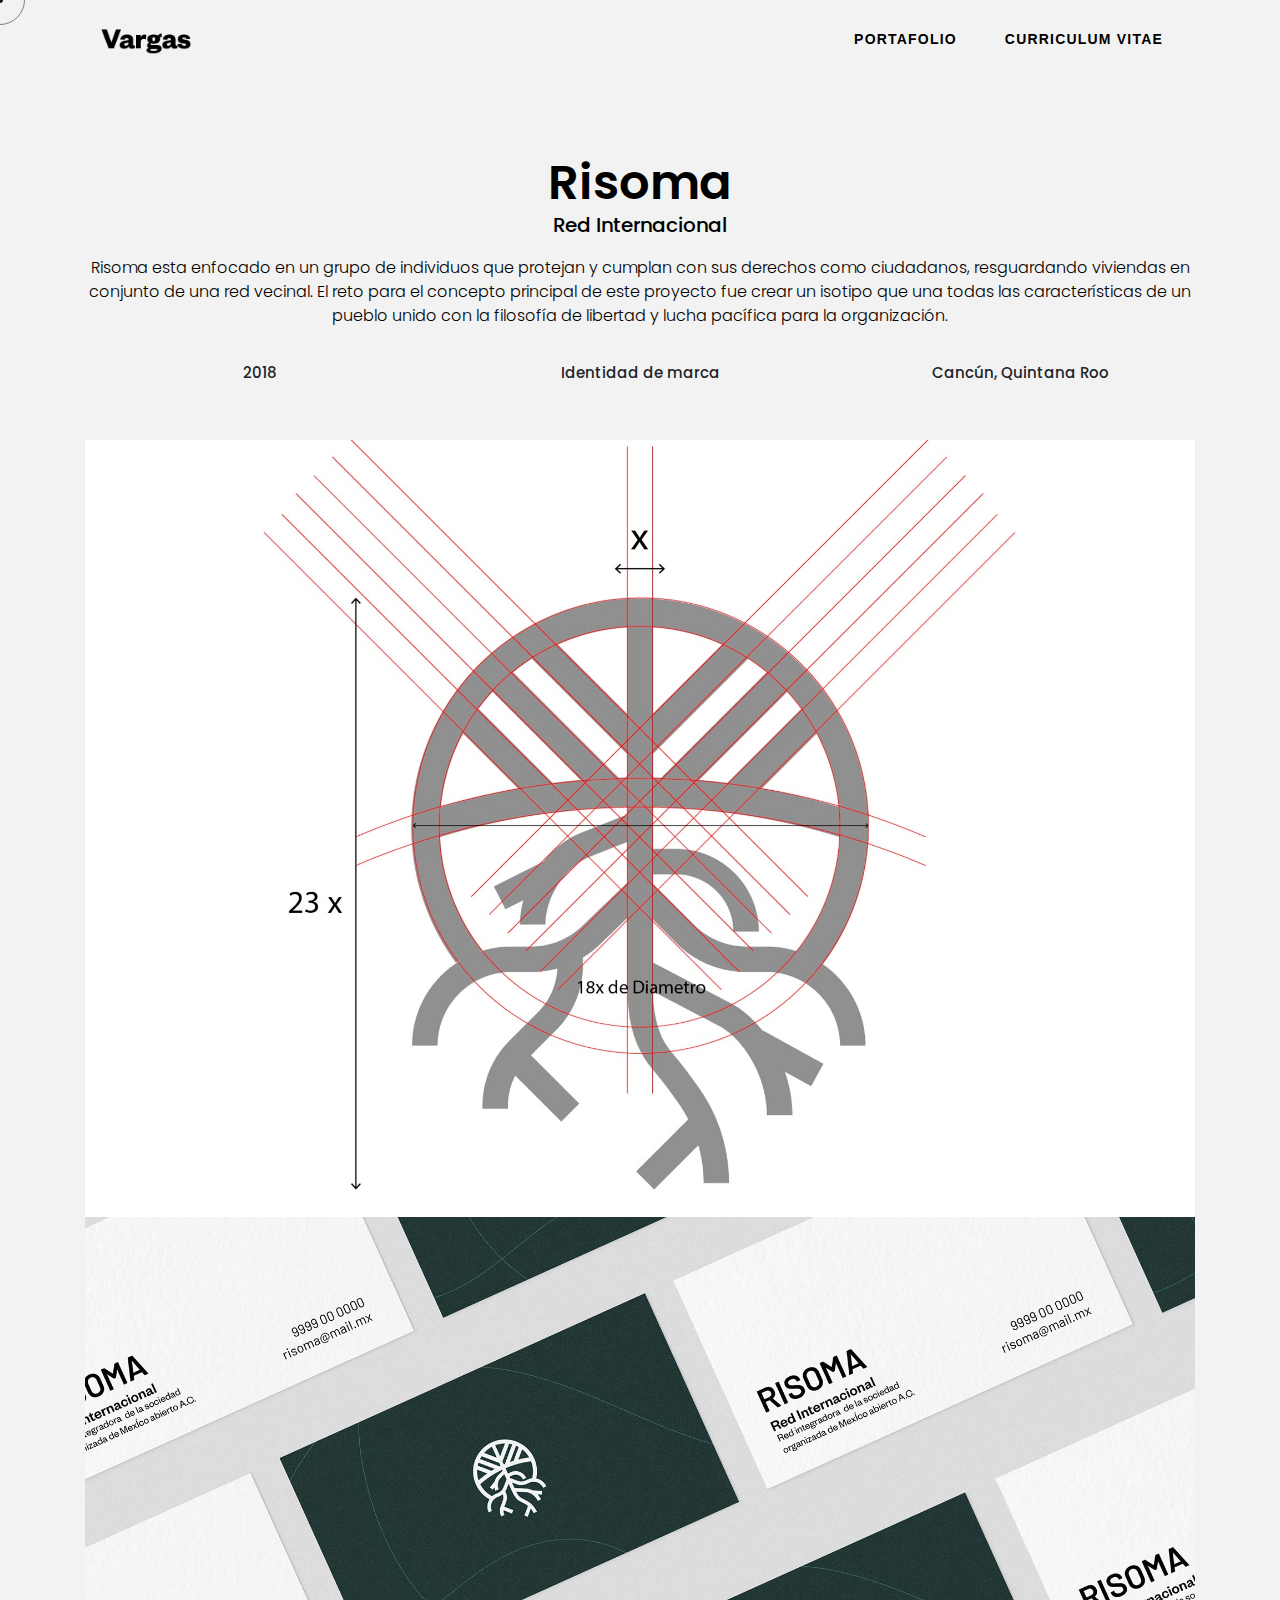
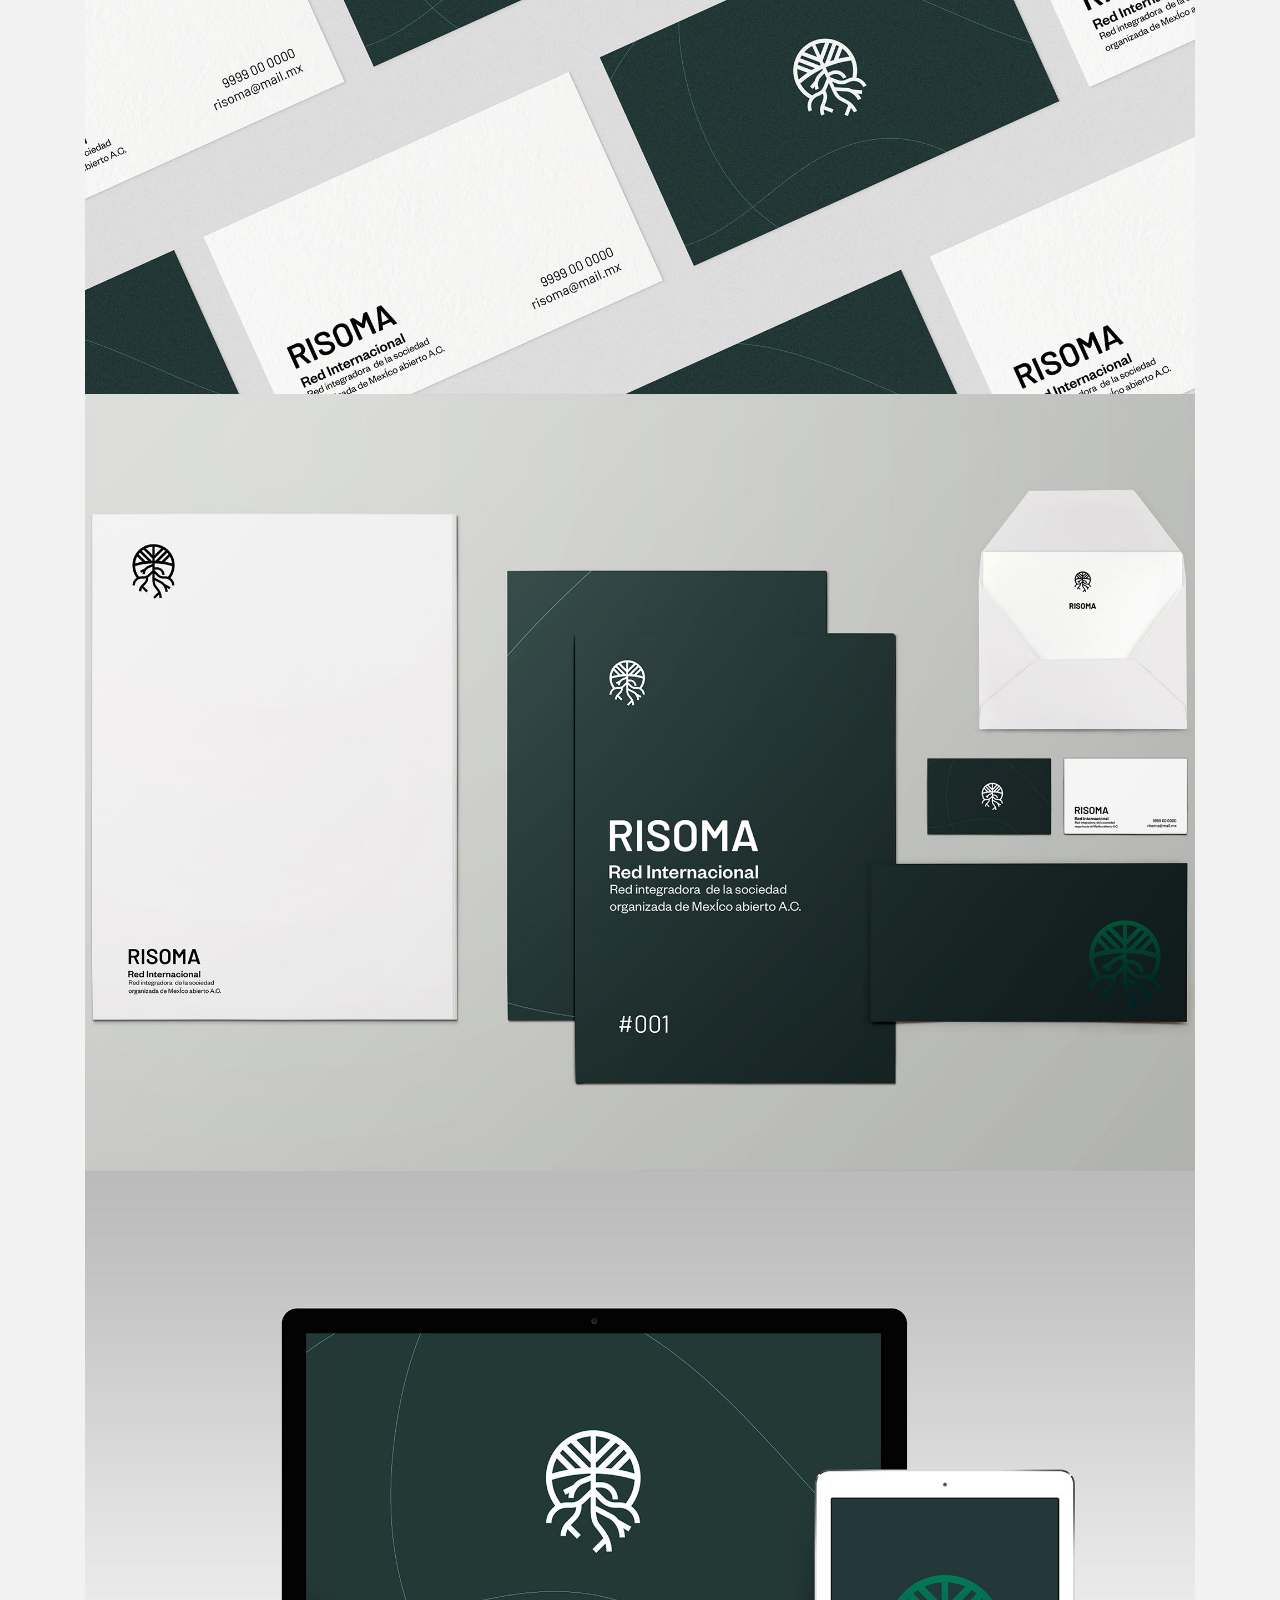
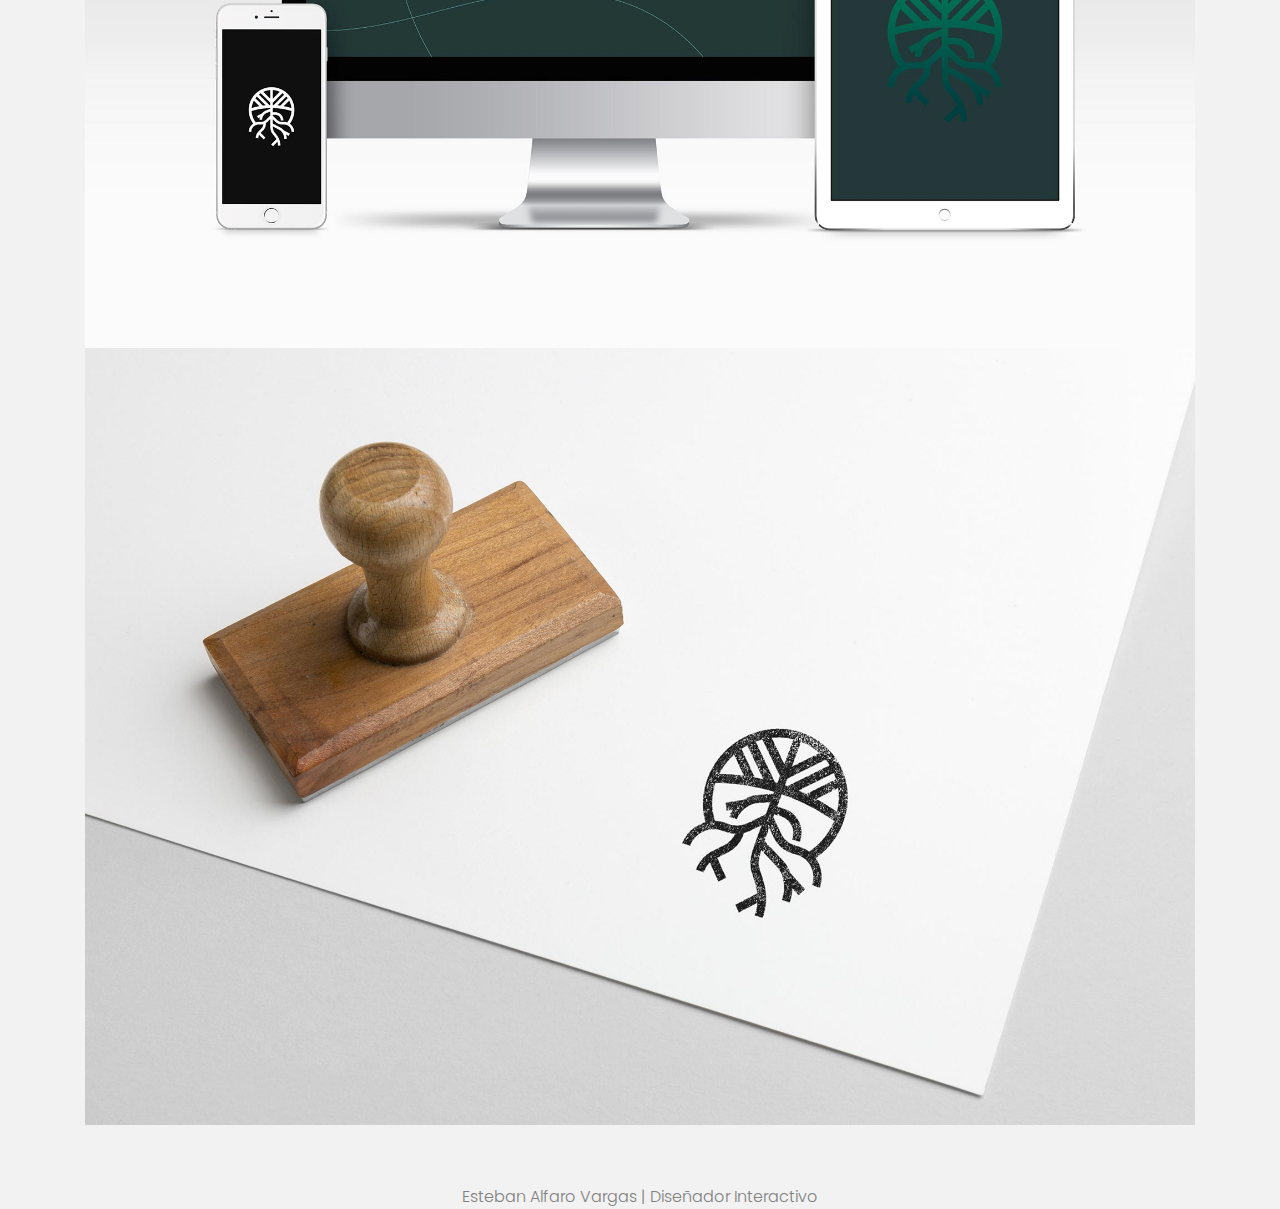
<file: portafolio3.html>
<!doctype html>
<html lang="en">
  <head>
    <!-- Required meta tags -->
    <meta charset="utf-8">
    <meta name="viewport" content="width=device-width, initial-scale=1, shrink-to-fit=no">

    <!-- Bootstrap CSS -->
		<link rel="stylesheet" href="https://use.fontawesome.com/releases/v5.7.2/css/all.css" integrity="sha384-fnmOCqbTlWIlj8LyTjo7mOUStjsKC4pOpQbqyi7RrhN7udi9RwhKkMHpvLbHG9Sr" crossorigin="anonymous">
    <link rel="stylesheet" href="https://stackpath.bootstrapcdn.com/bootstrap/4.3.1/css/bootstrap.min.css" integrity="sha384-ggOyR0iXCbMQv3Xipma34MD+dH/1fQ784/j6cY/iJTQUOhcWr7x9JvoRxT2MZw1T" crossorigin="anonymous">
    <link rel="stylesheet" href="css/estilos.css">
    <link href="https://fonts.googleapis.com/css?family=Poppins" rel="stylesheet">
        <link rel="stylesheet" href="css/animate.css">
			<link rel="stylesheet" type="text/css" href="css/jquery.fancybox.min.css">
    <title>Vargas | Portafolio</title>
      <link rel="icon" href="v.ico">
  </head>
  <body>
    <div class="cursor">
      <div class="cursor__inner cursor__inner--circle"></div>
      <div class="cursor__inner cursor__inner--dot"></div>
    </div>
    <div  id="navbar">
      <div class="container">
        <nav>
          <input type="checkbox" id="nav" class="hiden">
          <label for="nav" class="nav-btn">
            <i></i>
            <i></i>
            <i></i>
          </label>
          <div class="logo">
            <a href="index.html"><img src="images/Recurso 1.png" alt="" style="width:90px;"></a>
          </div>
          <div class="nav-wrapper">
            <ul>
              <li><a href="index.html"class="a">Portafolio</a></li>
              <li><a href="CV.html"class="a">Curriculum Vitae</a></li>

            </ul>
          </div>
        </nav>
      </div>
    </div>
    <div class="wrapper">
			<div class="container">
				<div class="row">
					<div class="col-12">
						<div class="boxcreative animated slideInDown">
							<h1>Risoma</h1>
							<p style="font-weight:500; font-size:20px; margin-top:-10px;">Red Internacional</p>
						</div>
						<div class="boxcreative2 animated fadeIn">
							<p>Risoma esta enfocado en un grupo de individuos que protejan y cumplan con sus derechos como ciudadanos, resguardando viviendas en conjunto de una red vecinal. El reto para el concepto principal de este proyecto fue crear un isotipo que una todas las características de un pueblo unido con la filosofía de libertad y lucha pacífica para la organización. </p>
							<div style="padding-top:20px;">
								<div class="row animated slideInUp">
									<div class="col-4"><i class="fas fa-calendar-alt"></i><h5 style="font-size:15px;">2018</h5></div>
									<div class="col-4"><i class="fas fa-briefcase"></i><h5 style="font-size:15px;">Identidad de marca</h5></div>
									<div class="col-4"><i class="fas fa-globe-americas"></i><h5 style="font-size:15px;">Cancún, Quintana Roo</h5></div>
								</div>
							</div>

						</div>
						<div class="row">
							<div class="col-12">
								<div class="boximages animated fadeIn">
                  <div class="hover01">
                    <a href="images/RIO/Mockup1.jpg" data-fancybox="gallery">
                      <img src="images/RIO/Mockup1.jpg" style="width:100%;">
                    </a>
                    <a href="images/RIO/Mockup2.jpg" data-fancybox="gallery">
                      <img src="images/RIO/Mockup2.jpg" style="width:100%;">
                    </a>
                    <a href="images/RIO/Mockup3.jpg" data-fancybox="gallery">
                      <img src="images/RIO/Mockup3.jpg" style="width:100%;">
                    </a>
                    <a href="images/RIO/Mockup4.jpg" data-fancybox="gallery">
                      <img src="images/RIO/Mockup4.jpg" style="width:100%;">
                    </a>
                    <a href="images/RIO/Mockup5.jpg" data-fancybox="gallery">
                      <img src="images/RIO/Mockup5.jpg" style="width:100%;">
                    </a>
                  </div>

								</div>
							</div>
						</div>

					</div>
				</div>
			</div>


          <footer>


                <p>Esteban Alfaro Vargas | Diseñador Interactivo</p>
          </footer>
    </div>
    <script type="text/javascript">
          window.sr = ScrollReveal();
          sr.reveal('.anim');
    </script>
    <script>
    {
  // Some help functions.
  const shuffleArray = arr => arr.sort(() => Math.random() - 0.5);
  const lineEq = (y2, y1, x2, x1, currentVal) => {
      let m = (y2 - y1) / (x2 - x1);
      let b = y1 - m * x1;
      return m * currentVal + b;
  };
  const lerp = (a, b, n) => (1 - n) * a + n * b;
  const body = document.body;
  const bodyColor = getComputedStyle(body).getPropertyValue('--color-bg').trim() || 'white';
  const getMousePos = (e) => {
      let posx = 0;
      let posy = 0;
      if (!e) e = window.event;
      if (e.pageX || e.pageY) {
          posx = e.pageX;
          posy = e.pageY;
      }
      else if (e.clientX || e.clientY) 	{
          posx = e.clientX + body.scrollLeft + document.documentElement.scrollLeft;
          posy = e.clientY + body.scrollTop + document.documentElement.scrollTop;
      }
      return { x : posx, y : posy }
  }

  // Window sizes.
  let winsize;
  const calcWinsize = () => winsize = {width: window.innerWidth, height: window.innerHeight};
  calcWinsize();
  // Recalculate window sizes on resize.
  window.addEventListener('resize', calcWinsize);

  // Custom mouse cursor.
  class CursorFx {
      constructor(el) {
          this.DOM = {el: el};
          this.DOM.dot = this.DOM.el.querySelector('.cursor__inner--dot');
          this.DOM.circle = this.DOM.el.querySelector('.cursor__inner--circle');
          this.bounds = {dot: this.DOM.dot.getBoundingClientRect(), circle: this.DOM.circle.getBoundingClientRect()};
          this.scale = 1;
          this.opacity = 1;
          this.mousePos = {x:0, y:0};
          this.lastMousePos = {dot: {x:0, y:0}, circle: {x:0, y:0}};
          this.lastScale = 1;
          this.lastOpacity = 1;

          this.initEvents();
          requestAnimationFrame(() => this.render());
      }
      initEvents() {
          window.addEventListener('mousemove', ev => this.mousePos = getMousePos(ev));
      }
      render() {
          this.lastMousePos.dot.x = lerp(this.lastMousePos.dot.x, this.mousePos.x - this.bounds.dot.width/2, 1);
          this.lastMousePos.dot.y = lerp(this.lastMousePos.dot.y, this.mousePos.y - this.bounds.dot.height/2, 1);
          this.lastMousePos.circle.x = lerp(this.lastMousePos.circle.x, this.mousePos.x - this.bounds.circle.width/2, 0.15);
          this.lastMousePos.circle.y = lerp(this.lastMousePos.circle.y, this.mousePos.y - this.bounds.circle.height/2, 0.15);
          this.lastScale = lerp(this.lastScale, this.scale, 0.15);
          this.lastOpacity = lerp(this.lastOpacity, this.opacity, 0.1);
          this.DOM.dot.style.transform = `translateX(${(this.lastMousePos.dot.x)}px) translateY(${this.lastMousePos.dot.y}px)`;
          this.DOM.circle.style.transform = `translateX(${(this.lastMousePos.circle.x)}px) translateY(${this.lastMousePos.circle.y}px) scale(${this.lastScale})`;
          this.DOM.circle.style.opacity = this.lastOpacity
          requestAnimationFrame(() => this.render());
      }
      enter() {
          cursor.scale = 2.7;
      }
      leave() {
          cursor.scale = 1;
      }
      click() {
          this.lastScale = 1;
          this.lastOpacity = 0;
      }
  }

  const cursor = new CursorFx(document.querySelector('.cursor'));

  // Custom cursor chnages state when hovering on elements with 'data-hover'.
  [...document.querySelectorAll('[data-hover]')].forEach((link) => {
      link.addEventListener('mouseenter', () => cursor.enter() );
      link.addEventListener('mouseleave', () => cursor.leave() );
      link.addEventListener('click', () => cursor.click() );
  });
}
    </script>
      <script src="js/button.js"></script>
<script src="//code.jquery.com/jquery-3.2.1.min.js"></script>
<script src="js/jquery.fancybox.min.js"></script>
<script src="https://cdnjs.cloudflare.com/ajax/libs/popper.js/1.14.7/umd/popper.min.js" integrity="sha384-UO2eT0CpHqdSJQ6hJty5KVphtPhzWj9WO1clHTMGa3JDZwrnQq4sF86dIHNDz0W1" crossorigin="anonymous"></script>
<script src="https://stackpath.bootstrapcdn.com/bootstrap/4.3.1/js/bootstrap.min.js" integrity="sha384-JjSmVgyd0p3pXB1rRibZUAYoIIy6OrQ6VrjIEaFf/nJGzIxFDsf4x0xIM+B07jRM" crossorigin="anonymous"></script>
  </body>
</html>
</file>
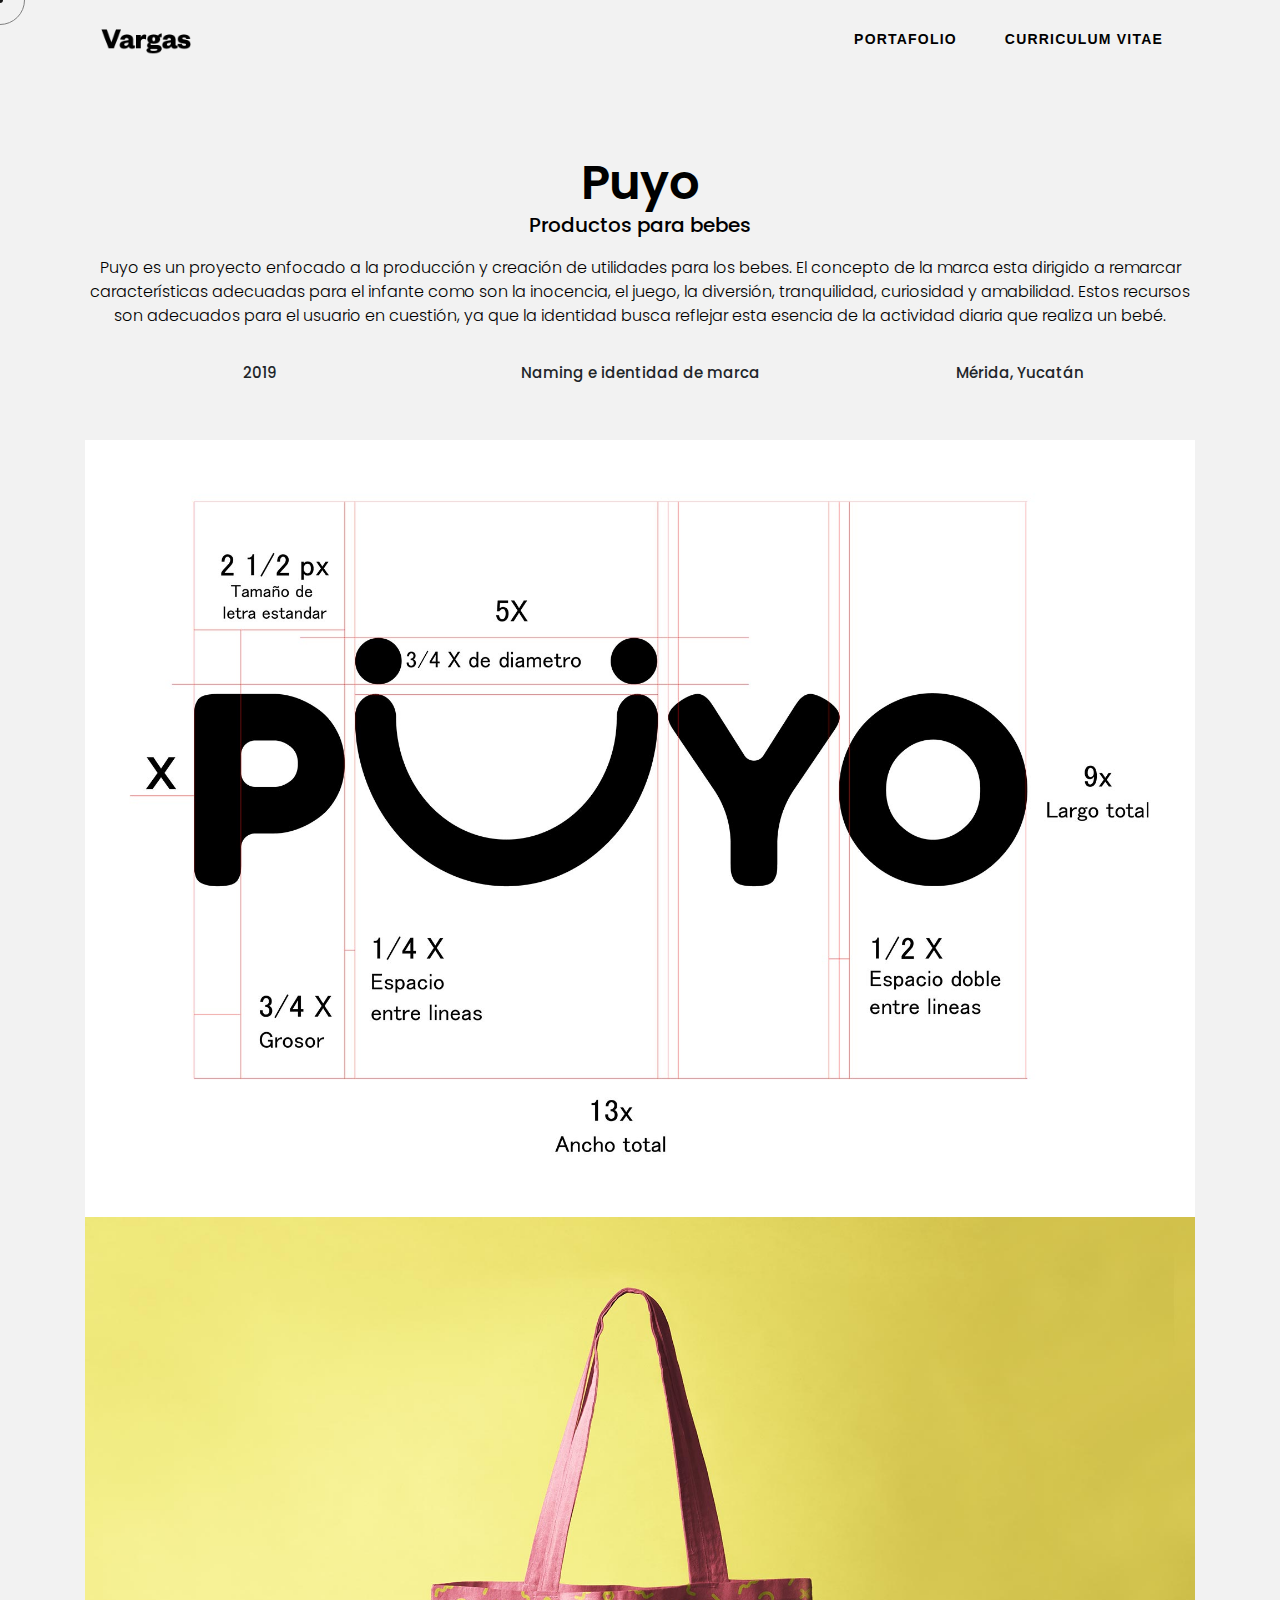
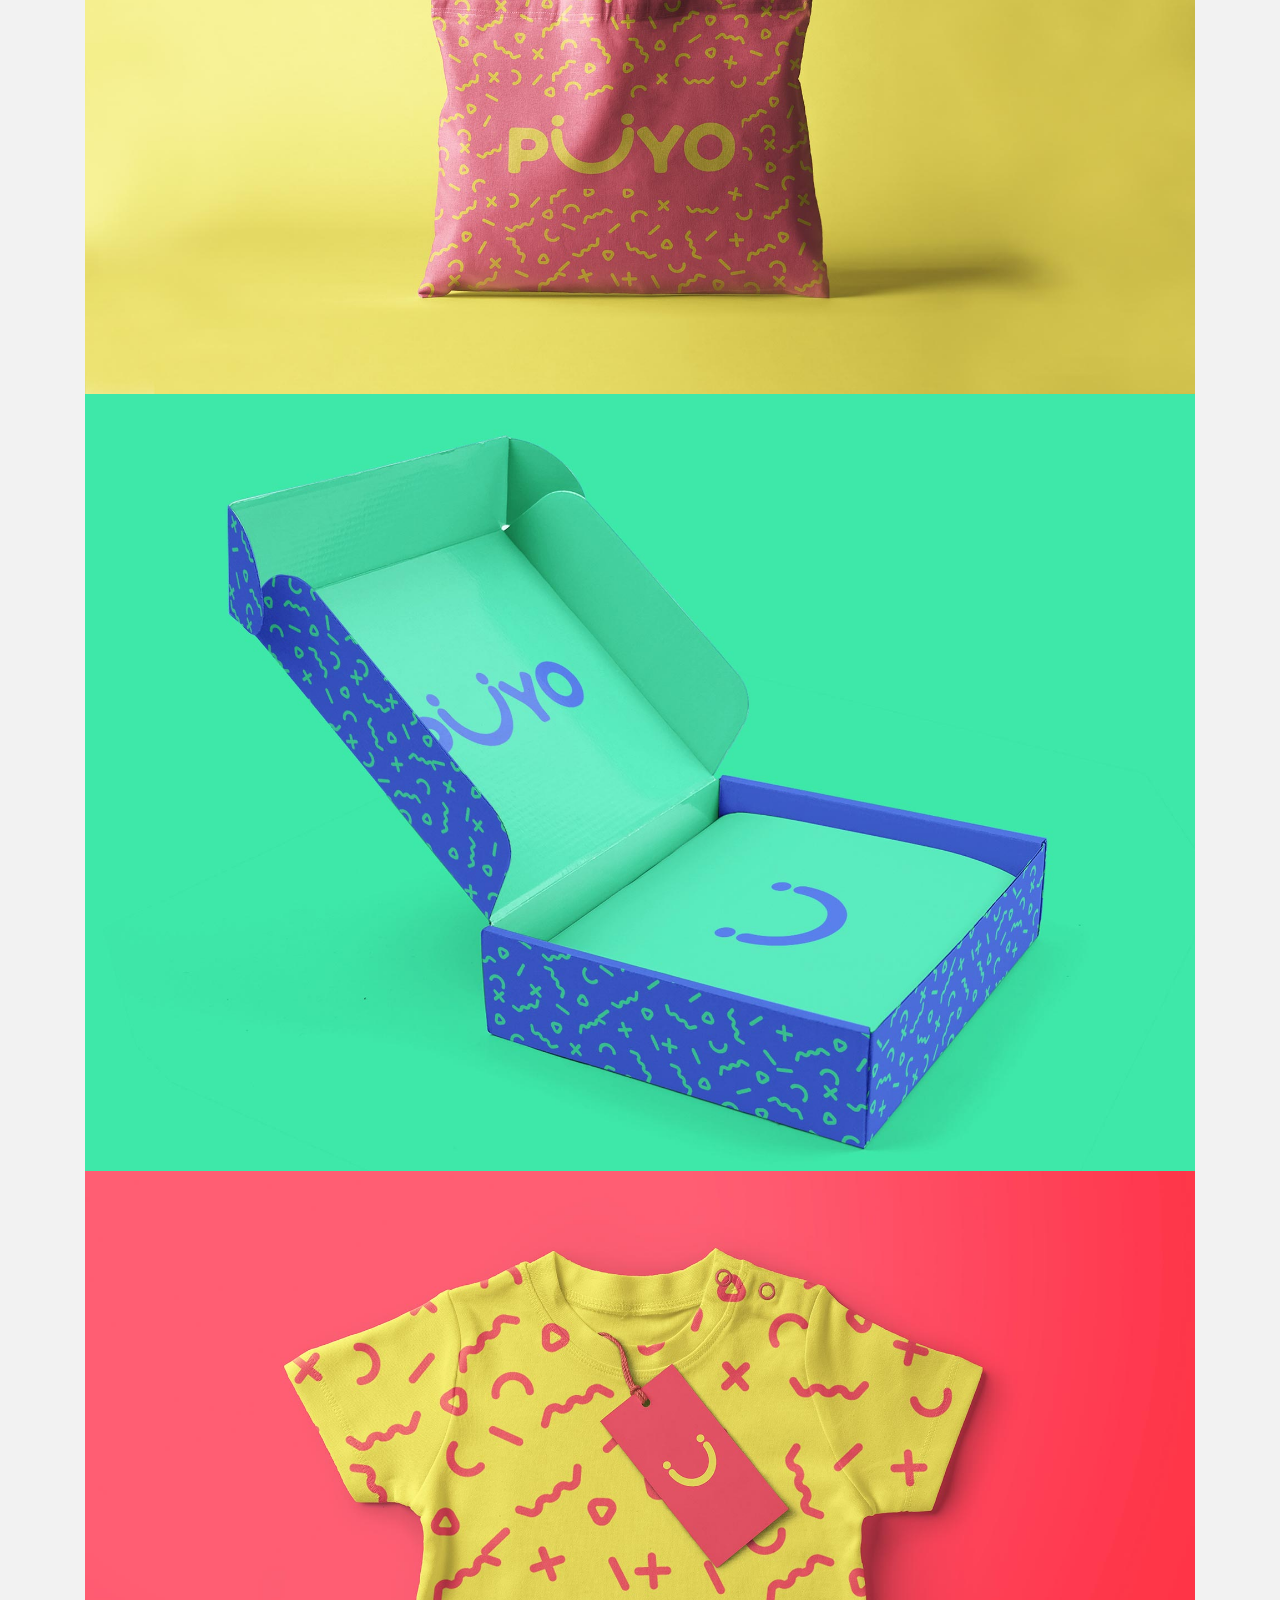
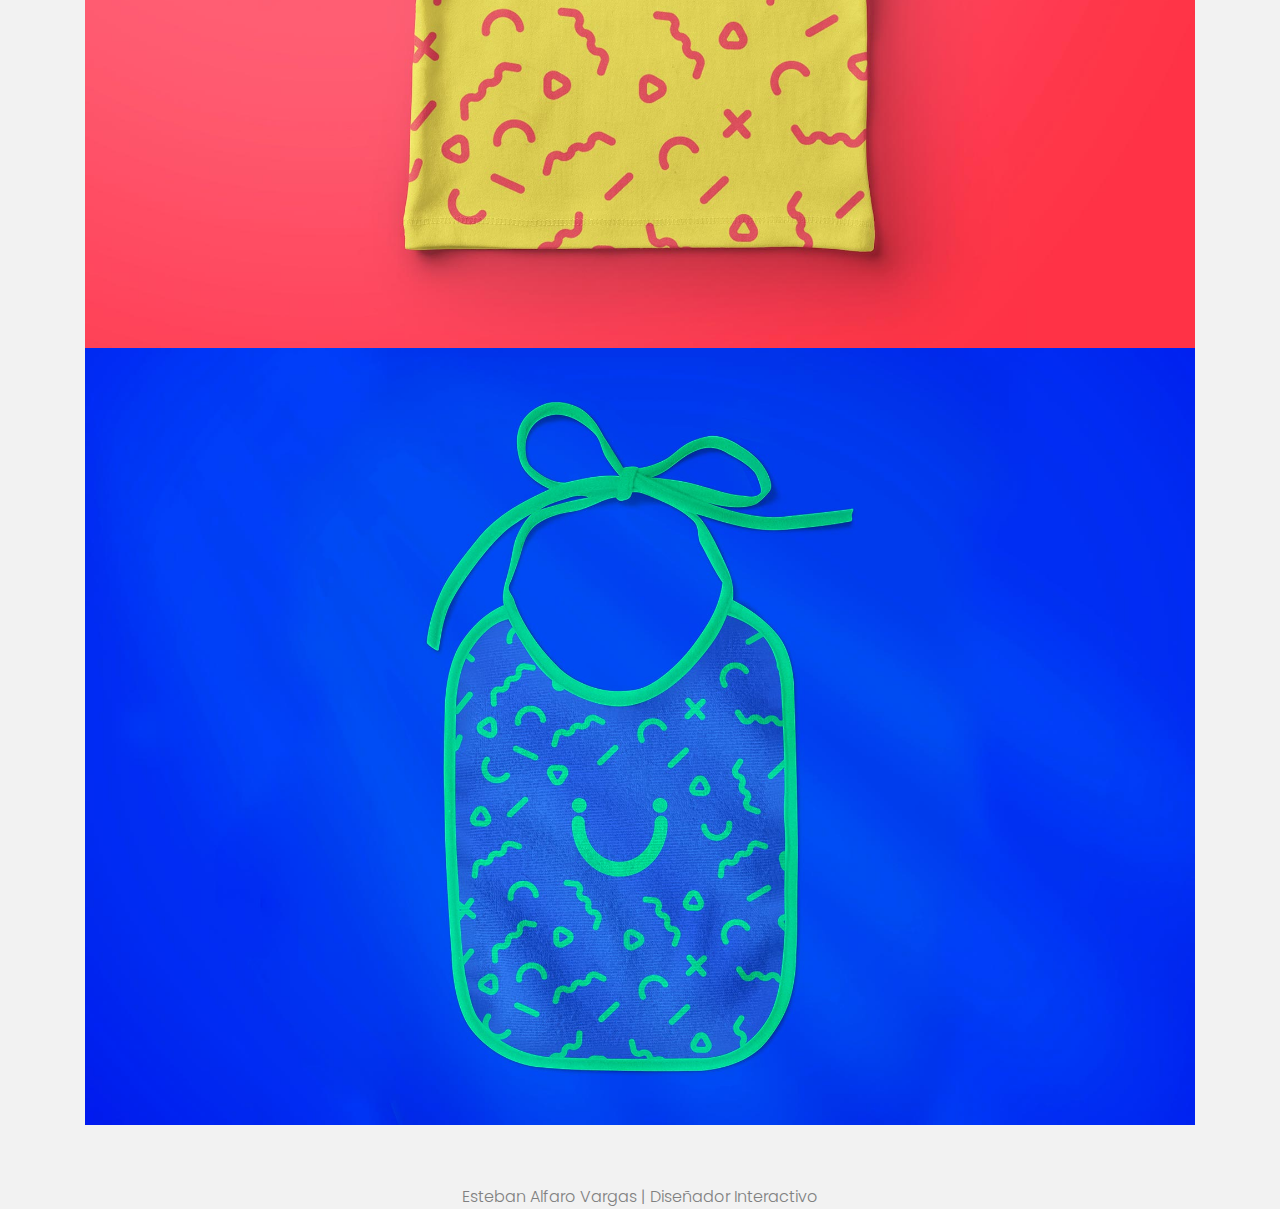
<file: portafolio4.html>
<!doctype html>
<html lang="en">
  <head>
    <!-- Required meta tags -->
    <meta charset="utf-8">
    <meta name="viewport" content="width=device-width, initial-scale=1, shrink-to-fit=no">

    <!-- Bootstrap CSS -->
		<link rel="stylesheet" href="https://use.fontawesome.com/releases/v5.7.2/css/all.css" integrity="sha384-fnmOCqbTlWIlj8LyTjo7mOUStjsKC4pOpQbqyi7RrhN7udi9RwhKkMHpvLbHG9Sr" crossorigin="anonymous">
    <link rel="stylesheet" href="https://stackpath.bootstrapcdn.com/bootstrap/4.3.1/css/bootstrap.min.css" integrity="sha384-ggOyR0iXCbMQv3Xipma34MD+dH/1fQ784/j6cY/iJTQUOhcWr7x9JvoRxT2MZw1T" crossorigin="anonymous">
    <link rel="stylesheet" href="css/estilos.css">
    <link href="https://fonts.googleapis.com/css?family=Poppins" rel="stylesheet">
        <link rel="stylesheet" href="css/animate.css">
			<link rel="stylesheet" type="text/css" href="css/jquery.fancybox.min.css">
    <title>Vargas | Portafolio</title>
      <link rel="icon" href="v.ico">
  </head>
  <body>
    <div class="cursor">
    	<div class="cursor__inner cursor__inner--circle"></div>
    	<div class="cursor__inner cursor__inner--dot"></div>
    </div>
    <div  id="navbar">
      <div class="container">
        <nav>
          <input type="checkbox" id="nav" class="hiden">
          <label for="nav" class="nav-btn">
            <i></i>
            <i></i>
            <i></i>
          </label>
          <div class="logo">
            <a href="index.html"><img src="images/Recurso 1.png" alt="" style="width:90px;"></a>
          </div>
          <div class="nav-wrapper">
            <ul>
              <li><a href="index.html"class="a">Portafolio</a></li>
              <li><a href="CV.html"class="a">Curriculum Vitae</a></li>

            </ul>
          </div>
        </nav>
      </div>
    </div>
    <div class="wrapper">
			<div class="container">
				<div class="row">
					<div class="col-12">
						<div class="boxcreative animated slideInDown">
							<h1>Puyo</h1>
							<p style="font-weight:500; font-size:20px; margin-top:-10px;">Productos para bebes</p>
						</div>
						<div class="boxcreative2 animated fadeIn">
							<p>Puyo es un proyecto enfocado a la producción y creación de utilidades para los bebes. El concepto de la marca esta dirigido a remarcar características adecuadas para el infante como son la inocencia, el juego, la diversión, tranquilidad, curiosidad y amabilidad. Estos recursos son adecuados para el usuario en cuestión, ya que la identidad busca reflejar esta esencia de la actividad diaria que realiza un bebé.<p>
							<div style="padding-top:20px;">
								<div class="row animated slideInUp">
									<div class="col-4"><i class="fas fa-calendar-alt"></i><h5 style="font-size:15px;">2019</h5></div>
									<div class="col-4"><i class="fas fa-briefcase"></i><h5 style="font-size:15px;">Naming e identidad de marca</h5></div>
									<div class="col-4"><i class="fas fa-globe-americas"></i><h5 style="font-size:15px;">Mérida, Yucatán</h5></div>
								</div>
							</div>

						</div>
						<div class="row">
							<div class="col-12">
								<div class="boximages animated fadeIn">
                  <div class="hover01">
                    <a href="images/PUYO/Mockup5.jpg" data-fancybox="gallery">
                      <img src="images/PUYO/Mockup5.jpg" style="width:100%;">
                    </a>
                    <a href="images/PUYO/Mockup1.jpg" data-fancybox="gallery">
                      <img src="images/PUYO/Mockup1.jpg" style="width:100%;">
                    </a>
                    <a href="images/PUYO/Mockup2.jpg" data-fancybox="gallery">
                      <img src="images/PUYO/Mockup2.jpg" style="width:100%;">
                    </a>
                    <a href="images/PUYO/Mockup3.jpg" data-fancybox="gallery">
                      <img src="images/PUYO/Mockup3.jpg" style="width:100%;">
                    </a>
                    <a href="images/PUYO/Mockup4.jpg" data-fancybox="gallery">
                      <img src="images/PUYO/Mockup4.jpg" style="width:100%;">
                    </a>
                  </div>

								</div>
							</div>
						</div>

					</div>
				</div>
			</div>


          <footer>


                <p>Esteban Alfaro Vargas | Diseñador Interactivo</p>
          </footer>
    </div>
    <script type="text/javascript">
          window.sr = ScrollReveal();
          sr.reveal('.anim');
    </script>
    <script>
    {
  // Some help functions.
  const shuffleArray = arr => arr.sort(() => Math.random() - 0.5);
  const lineEq = (y2, y1, x2, x1, currentVal) => {
      let m = (y2 - y1) / (x2 - x1);
      let b = y1 - m * x1;
      return m * currentVal + b;
  };
  const lerp = (a, b, n) => (1 - n) * a + n * b;
  const body = document.body;
  const bodyColor = getComputedStyle(body).getPropertyValue('--color-bg').trim() || 'white';
  const getMousePos = (e) => {
      let posx = 0;
      let posy = 0;
      if (!e) e = window.event;
      if (e.pageX || e.pageY) {
          posx = e.pageX;
          posy = e.pageY;
      }
      else if (e.clientX || e.clientY) 	{
          posx = e.clientX + body.scrollLeft + document.documentElement.scrollLeft;
          posy = e.clientY + body.scrollTop + document.documentElement.scrollTop;
      }
      return { x : posx, y : posy }
  }

  // Window sizes.
  let winsize;
  const calcWinsize = () => winsize = {width: window.innerWidth, height: window.innerHeight};
  calcWinsize();
  // Recalculate window sizes on resize.
  window.addEventListener('resize', calcWinsize);

  // Custom mouse cursor.
  class CursorFx {
      constructor(el) {
          this.DOM = {el: el};
          this.DOM.dot = this.DOM.el.querySelector('.cursor__inner--dot');
          this.DOM.circle = this.DOM.el.querySelector('.cursor__inner--circle');
          this.bounds = {dot: this.DOM.dot.getBoundingClientRect(), circle: this.DOM.circle.getBoundingClientRect()};
          this.scale = 1;
          this.opacity = 1;
          this.mousePos = {x:0, y:0};
          this.lastMousePos = {dot: {x:0, y:0}, circle: {x:0, y:0}};
          this.lastScale = 1;
          this.lastOpacity = 1;

          this.initEvents();
          requestAnimationFrame(() => this.render());
      }
      initEvents() {
          window.addEventListener('mousemove', ev => this.mousePos = getMousePos(ev));
      }
      render() {
          this.lastMousePos.dot.x = lerp(this.lastMousePos.dot.x, this.mousePos.x - this.bounds.dot.width/2, 1);
          this.lastMousePos.dot.y = lerp(this.lastMousePos.dot.y, this.mousePos.y - this.bounds.dot.height/2, 1);
          this.lastMousePos.circle.x = lerp(this.lastMousePos.circle.x, this.mousePos.x - this.bounds.circle.width/2, 0.15);
          this.lastMousePos.circle.y = lerp(this.lastMousePos.circle.y, this.mousePos.y - this.bounds.circle.height/2, 0.15);
          this.lastScale = lerp(this.lastScale, this.scale, 0.15);
          this.lastOpacity = lerp(this.lastOpacity, this.opacity, 0.1);
          this.DOM.dot.style.transform = `translateX(${(this.lastMousePos.dot.x)}px) translateY(${this.lastMousePos.dot.y}px)`;
          this.DOM.circle.style.transform = `translateX(${(this.lastMousePos.circle.x)}px) translateY(${this.lastMousePos.circle.y}px) scale(${this.lastScale})`;
          this.DOM.circle.style.opacity = this.lastOpacity
          requestAnimationFrame(() => this.render());
      }
      enter() {
          cursor.scale = 2.7;
      }
      leave() {
          cursor.scale = 1;
      }
      click() {
          this.lastScale = 1;
          this.lastOpacity = 0;
      }
  }

  const cursor = new CursorFx(document.querySelector('.cursor'));

  // Custom cursor chnages state when hovering on elements with 'data-hover'.
  [...document.querySelectorAll('[data-hover]')].forEach((link) => {
      link.addEventListener('mouseenter', () => cursor.enter() );
      link.addEventListener('mouseleave', () => cursor.leave() );
      link.addEventListener('click', () => cursor.click() );
  });
}
    </script>
      <script src="js/button.js"></script>
<script src="//code.jquery.com/jquery-3.2.1.min.js"></script>
<script src="js/jquery.fancybox.min.js"></script>
<script src="https://cdnjs.cloudflare.com/ajax/libs/popper.js/1.14.7/umd/popper.min.js" integrity="sha384-UO2eT0CpHqdSJQ6hJty5KVphtPhzWj9WO1clHTMGa3JDZwrnQq4sF86dIHNDz0W1" crossorigin="anonymous"></script>
<script src="https://stackpath.bootstrapcdn.com/bootstrap/4.3.1/js/bootstrap.min.js" integrity="sha384-JjSmVgyd0p3pXB1rRibZUAYoIIy6OrQ6VrjIEaFf/nJGzIxFDsf4x0xIM+B07jRM" crossorigin="anonymous"></script>
  </body>
</html>
</file>
<file: css/style.css>
/*
Template Name: My Profile
Description: HTML5 / CSS3 One Page
Version: 1.0
Author: themehippo.com
*/

/*------------------------------------------------------------------
# [Color codes]

# Body  (text): #3a4750
# Heading Color #444444
# Theme Color (link color) #ff5722
# Mid grey (sub header) #f4f4f4
# -------------------------------------------------------------------*/

/* ---------------------------------

[Table of contents]

1. Body
2. header / .header
3. My Activity / .item-stats
4. Work History / .work-history-wrapper
5. My Specialities / .expertise-wrapper
6. Skills / .skills-wrapper
7. Work Experiance / .section-experience
8. Education / .section-education
9. Marketplace Profile / .section-profile
10. Portfolio / .portfolio-section
11. Recent Reviews / .review-section
12. Contact / .section-contact
13. footer

------------------------------------*/


body {
    font-family : 'Hind', sans-serif;
    font-size   : 15px;
    line-height : 1.8em;
    color       : #989898;
    font-weight : 300;
    background  : #f8f8f8;
    }

/* --------------------------------------
 * Global Typography
 *------------------------------------------*/


/* --------------------------------------

/*------------------
 * Button Style
 *------------------*/
.btn {
    padding        : 14px 30px 11px;
    margin-bottom  : 0;
    font-size      : 14px;
    font-weight    : 500;
    border-radius  : 0;
    border         : 0;
    text-transform : uppercase;
    transition     : all .3s;
    }

.btn-lg {
    font-weight : 700;
    font-size   : 24px;
    padding     : 15px 30px;
    }

/*btn-primary*/
.btn-primary {
    background-color : #ff5722;
    }

.btn-primary:hover,
.btn-primary:focus,
.btn-primary:active:focus {
    background : #de4718;
    }

/*btn-default*/
.btn-default {
    color            : #2a54f5;
    background-color : transparent;
    border           : 2px solid #2a54f5;
    }

.btn-default:hover,
.btn-default:focus,
.btn-default:active:focus {
    background   : #2a54f5;
    color        : #ffffff;
    border-color : #2a54f5;
    }

button:focus,
.btn:focus,
.btn:active:focus {
    outline : none;
    }

/* --------------------
 *  main Wrapper
 * -------------------*/
#main-wrapper {
    overflow : hidden;
    }

/*-------------------
 * Section Wrapper
 *-------------------*/
.section-wrapper {
    padding : 50px 0;
    }

@media (max-width : 768px) {
    .section-wrapper {
        padding : 20px 0;
        }
    }

@media (max-width : 600px){
    .section-wrapper {
        padding : 20px;
        }
    }

/*---------------------------
 * Section Title
 *---------------------------*/
.section-title {
    margin-right : 30px;
    text-align   : right;
    }

.section-title h2 {
    font-size      : 14px;
    margin-bottom  : 5px;
    color          : #bbbbbb;
    text-transform : uppercase;
    }

@media (max-width: 768px) {
    .section-title{
        text-align: left;
        }
    .section-title h2{
        font-size: 18px;
        margin-bottom: 20px;
        }
    }

/*-----------------------------
 * NAVIGATION & HEADER STYLE
 *-----------------------------*/

.header {
    padding    : 50px 0;
    margin     : 0;
    position   : relative;

    }

.header .profile-img {
    margin-right : 30px;
    }

.header .name-wrapper {
    margin-bottom : 30px;
    }

.header .name-wrapper h1 {
    text-transform : uppercase;
    line-height    : 1;
    margin         : 0 0 5px;
    }

.header .name-wrapper span {
    font-size : 24px;
    color     : #000;
    }

.header .personal-details {
    margin : 10px 0;
    }

.header .personal-details strong {
    font-size   : 13px;
    color       : #444444;
    display     : block;
    line-height : 1;
    }

.header .personal-details small {
    font-size : 12px;
    }

.header .personal-details span {
    color : #989898;
    }

@media (max-width : 768px) {
    .header {
        padding    : 20px 0;
        }

    .header .profile-img {
        margin: 0 0 30px;
        }
    }

@media (max-width : 600px){
    .header{
        padding: 20px;
        }
    }


    /*-------------------
     * Social Icon
     *-------------------*/

.social-icon {
    margin  : 20px 0;
    padding : 0;
    display : block;
    }

.social-icon li {
    display : inline-block;
    margin  : 0 2px;
    }

.social-icon li a {
    display       : block;
    font-size     : 12px;
    color         : #333333;
    width         : 34px;
    height        : 34px;
    line-height   : 33px;
    text-align    : center;
    border-radius : 2px;
    border        : 2px solid #eeeeee;
    }

.social-icon li a:hover {
    border-color : #cccccc;
    }


/*-------------------
 * Expertise
 *-------------------*/
.item-stats .item-stats-value{
    font-size: 18px;
    color: #444;
    font-weight: 500;
    }

.item-stats .item-stats-name{
    font-size: 12px;
    text-transform: uppercase;
    line-height: 1;
    }


@media (max-width: 768px) {
    .item-stats{
        margin-bottom: 30px;
        }
    }

/*-------------------
 * Expertise
 *-------------------*/
.expertise-item {
    margin-bottom : 20px;
    }

.expertise-item h3 {
    text-transform : uppercase;
    margin-bottom  : 5px;
    }

/*-------------------
 * Skills Progressbar
 *-------------------*/

.progress-item {
    position : relative;
    }

.progress-item .progress-title {
    font-size     : 12px;
    font-weight   : 400;
    display       : inline-block;
    margin-bottom : 5px;
    }

.progress-item .progress {
    height        : 2px;
    box-shadow    : none;
    border-radius : 0;
    background    : transparent;
    }

.progress-item .progress-bar {
    background-color : #000;
    box-shadow       : none;
    text-align       : right;
    }

.progress-item .progress-percent {
    font-size        : 10px;
    background-color : #000;
    position         : absolute;
    top              : 5px;
    padding          : 0 8px;
    border-radius    : 3px;

    }

.progress-item .progress-percent::before {
    content      : "";
    position     : absolute;
    left         : 0;
    bottom       : -4px;
    border-top   : 6px solid #313131;
    border-right : 8px solid transparent;
    }


@media (max-width: 768px) {
    .progress-wrapper{
        margin-bottom: 50px;
        }
    }

/*-------------------
 * Portfolio
 *-------------------*/

.portfolio-item {
    position      : relative;
    display       : block;
    margin-bottom : 30px;
    }

.portfolio-item .portfolio-thumb img {
    height    : auto;
    display   : block;
    max-width : 100%;
    }

.portfolio-item .portfolio-info {
    position   : absolute;
    padding    : 15px 15px 5px;
    bottom     : 0;
    width      : 100%;
    z-index    : 1;
    background : -webkit-linear-gradient(
            top,
            transparent 0%,
            rgba(0, 0, 0, 0.5) 100%
    );
    }

.portfolio-item::after {
    content    : "";
    position   : absolute;
    bottom     : 0;
    top        : 100%;
    left       : 0;
    right      : 0;
    background : -webkit-linear-gradient(
            top,
            transparent 0%,
            #000 100%
    );
    transition : all .2s linear;
    }

.portfolio-item:hover::after {
    top : 0;
    }

.portfolio-item .portfolio-info h3 {
    margin         : 0;
    line-height    : 1;
    color          : #ffffff;
    font-weight    : 500;
    text-transform : uppercase;
    }

.portfolio-item .portfolio-info small {
    color : rgba(255, 255, 255, .5);
    }


/*-----------------
 * Review
 *-----------------*/

#review .owl-wrapper .owl-item{
    padding-right: 20px;
    }
#review .media-left{
    padding-right: 15px;
    }
#review .media-left img{
    width: 50px;
    border-radius: 3px;
    }

#review .user-name{
    color: #444;
    font-weight: 500;
    }

#review .review-text{
    margin: 10px 0;
    }

/* rating */

#review .rating{
    display: -webkit-inline-box;
    display: -webkit-inline-flex;
    display: -ms-inline-flexbox;
    display: inline-flex;
    -webkit-box-align: center;
    -webkit-align-items: center;
    -ms-flex-align: center;
    align-items: center;
    }

#review .rating::after{
    content: attr(data-star_rating);
    padding: 3px 5px 0;
    color: #444;
    font-size: 16px;
    font-weight: 500;
    line-height: 21px;
    border-radius: 2px;
    margin-left: 5px;
    }

#review .rating-total{
    display: -webkit-inline-box;
    display: -webkit-inline-flex;
    display: -ms-inline-flexbox;
    display: inline-flex;
    position: relative;
    -webkit-box-align: center;
    -webkit-align-items: center;
    -ms-flex-align: center;
    align-items: center;
    -webkit-box-pack: justify;
    -webkit-justify-content: space-between;
    -ms-flex-pack: justify;
    justify-content: space-between;
    width: 80px;
    height: 16px;
    margin-top: -2px;
    }

#review .rating-progress{
    position: absolute;
    top: 0;
    right: 0;
    bottom: 0;
    left: 0;
    }

#review .rating-progress::after,
#review .rating-progress::before{
    display: block;
    position: absolute;
    top: 0;
    right: 0;
    bottom: 0;
    left: 0;
    background-size: 80px 16px;
    background-repeat: no-repeat;
    content: "";
    }

#review .rating-progress::before{
    background-image: url("../img/rating-background.svg");
    }

#review .rating-progress::after{
    background-image: url("../img/rating-foreground.svg");
    }

#review .rating-progress.rate-0::after{
    width: 0;
    }

/* Rating Percent */

#review .rating-progress.rate-1::after{
    width: 20%;
    }

#review .rating-progress.rate-2::after{
    width: 40%;
    }

#review .rating-progress.rate-3::after{
    width: 60%;
    }

#review .rating-progress.rate-4::after{
    width: 80%;
    }

#review .rating-progress.rate-5::after{
    width: 100%;
    }


/* Pagination */

.owl-controls .owl-page{
    display: inline-block;
    }

.owl-controls .owl-page span{
    width: 4px;
    height: 4px;
    background: #000;
    margin-right: 10px;
    display: block;
    border-radius: 100%;
    opacity: .3;
    }

.owl-controls .owl-page.active span{
    opacity: 1;
    box-shadow: 0 0 0 1px #000;
    }


/*-------------------
 * Market Place Profile
 *-------------------*/
.profile-item{
    margin-bottom: 30px;
    }

.profile-item .media-object{
    width: 30px;
    }

.profile-item  a{
    color: #444;
    }

.profile-item  a:hover{
    color: #ff5722;
    }

/*-------------------
 * Content Item
 *-------------------*/

.content-item {
    margin-bottom : 40px;
    }

.content-item h3 {
    margin         : 0 0 10px;
    line-height    : 1;
    font-weight    : bold;
    text-transform : uppercase;
    }

.content-item h4 {
    margin      : 0;
    line-height : 1;
    }

.content-item small {
    color : #888888;
    }

/*-------------------
 * Contact
 *-------------------*/

.section-contact address strong {
    font-size      : 13px;
    text-transform : uppercase;
    }

.feedback-form {
    margin-top : 50px;
    }

/*-------------------
 * Form Style
 *-------------------*/

.form-group label {
    font-weight : normal;
    font-size   : 13px;
    }

.form-control {
    height        : 46px;
    line-height   : 46px;
    padding       : 0 15px;
    color         : #969595;
    border-color  : #f8f8f8;
    border-radius : 0;
    box-shadow    : none;
    box-sizing    : border-box;
    background    : #eeeeee;
    }

.form-control:focus,
.form-control:active {
    box-shadow   : none;
    background   : #ffffff;
    border-color : #000000;
    }

/* --------------------------------------------
 *   Footer
 *---------------------------------------------- */

/* Copyright */

.footer {
    padding : 30px 0;
    text-align : right;
    }

.footer .copyright-section {
    font-size  : 13px;
    }

.footer .copyright-section .copytext {
    font-weight : 400;
    display     : block;
    }

@media (max-width : 768px) {
    .footer {
        text-align: left;
        }
    }

@media (max-width : 600px){
    .footer {
        padding-left: 20px;
        padding-right: 20px;
        }
    }

/* ---------------------------------------------- /*
 * Preloader
/* ---------------------------------------------- */
#preloader {
    background : #ccc;
    bottom     : 0;
    left       : 0;
    position   : fixed;
    right      : 0;
    top        : 0;
    z-index    : 9999;
    }

#status,
.status-mes {
    background-image    : url(../img/puff.svg);
    background-position : center;
    background-repeat   : no-repeat;
    height              : 200px;
    left                : 50%;
    margin              : -100px 0 0 -100px;
    position            : absolute;
    top                 : 50%;
    width               : 200px;
    }

.status-mes {
    background : none;
    left       : 0;
    margin     : 0;
    text-align : center;
    top        : 65%;
    }

.img-responsive{
  display: block;
    max-width: 100%;
    height: auto;
}
</file>
<file: css/estilos2.css>
*{
  box-sizing: border-box;
}
html{
  margin:0;
  padding: 0;
  width: 100%;
  height: 100vh;
}
body{
  margin: 0;
  padding: 0;
  width: 100%;
  height: 100vh;
  font-family: Poppins;
  font-weight: 400;
  cursor: none;
  background:#F2F2F2;
}
*, *::after, *::before {
    box-sizing: border-box;
  
}

.a {
  text-decoration: none;
  display: inline-block;
  position: relative;
  font-family: Arial;
  font-weight: bold;

  color: #000;
}
.a:after {
  content: '';
  position: absolute;
  height: 2px;
  width: 100%;
  left: 0;
  bottom: 0;
  visibility: hidden;
  background-color: #000;
  -webkit-transition: all .1s ease;
  transition: all 0.3s ease;
  -webkit-transform: scaleX(0);
  -ms-transform: scaleX(0);
  transform: scaleX(0);
}
.a:hover{
  text-decoration: none;
  color: inherit;
}
.a:hover:after {
  visibility: visible;
  -webkit-transform: scaleX(1);
  -ms-transform: scaleX(1);
  transform: scaleX(1);

}
nav{
  padding: 8px;

}
.logo{
  float: left;
  padding: 8px;

  margin-top: 8px;
}
.logo a{
  color: #000;
  text-transform: uppercase;
  font-weight: 700;
  font-size: 18px;
  letter-spacing: 0px;
  text-decoration: none;
}
nav ul{
  float: right;
      margin-top: -5px;
}
nav ul li{
  display: inline-block;
  float: left;
}
nav ul li:not(:first-child){
  margin-left: 48px;
}
nav ul li:last-child{
  margin-right: 24px;
}
nav ul li a{
  display: inline-block;
  outline: none;
  color: #000;
  text-transform: uppercase;
  text-decoration: none;
  font-size: 14px;
  letter-spacing: 1.2px;
  font-weight: 600;
}

@media screen and (max-width: 854px) {
  .logo{
    padding: 0;
  }
  .nav-wrapper{
    position: fixed;
    top:0;
    left:0;
    width: 100%;
    height: 100%;
    z-index: -1;
    background: #f2f2f2;
    opacity: 0;
    transition: all 0.2s ease;
  }
  .nav-wrapper ul{
    position: absolute;
    top:50%;
    transform: translateY(-50%);
    width: 100%;
  }
  .nav-wrapper ul li{
    display: block;
    float: none;
    width: 100%;
    text-align: right;
    margin-bottom: 10px;
  }
  .nav-wrapper ul li:nth-child(1)a{
    transition-delay: 0.2;
  }
  .nav-wrapper ul li:nth-child(2)a{
    transition-delay: 0.3;
  }
  .nav-wrapper ul li:nth-child(3)a{
    transition-delay: 0.4;
  }
  .nav-wrapper ul li:nth-child(4)a{
    transition-delay: 0.5;
  }
  .nav-wrapper ul li:not(:first-child){
    margin-left: 0;
  }
  .nav-wrapper ul li a{
    padding: 10px 24px;
    opacity: 0;
    color: #000;
    font-size: 14px;
    font-weight: 600;
    letter-spacing: 1.2px;
    transform: translateX(-20px);
    transition: all 0.2s ease;
  }
  .nav-btn{
    position: absolute;
    right: 10px;
    top:10px;
    display: block;
    width: 48px;
    height: 48px;
    cursor: pointer;
    z-index: 9999;
    border-radius: 50%;
  }
  .nav-btn i{
    display: block;
    width: 20px;
    height: 2px;
    background: #000;
    border-radius: 2px;
    margin-left: 14px;
  }
  .nav-btn i:nth-child(1){
    margin-top: 16px;
  }
  .nav-btn i:nth-child(2){
    margin-top: 4px;
    opacity: 1;
  }
  .nav-btn i:nth-child(3){
    margin-top: 4px;
  }
}
#nav:checked + .nav-btn{
  transform: rotate(45deg);
}
#nav:checked + .nav-btn i{
  background: #000;
  transition: transform 0.2s ease;
}
#nav:checked + .nav-btn i:nth-child(1){
  transform: translateY(6px) rotate(180deg);
}
#nav:checked + .nav-btn i:nth-child(2){
  opacity: 0;
}
#nav:checked + .nav-btn i:nth-child(3){
  transform: translateY(-6px) rotate(90deg);
}
#nav:checked ~ .nav-wrapper{
  z-index: 9990;
  opacity:1;
}
#nav:checked ~ .nav-wrapper ul li a{
  opacity:1;
  transform: translateX(0);
}
.hiden{
  display: none;
}
.wrapper {
      width: 90%;
      margin: 0 auto;
      padding-top: 4em;
}


h1 {
      color: #000;
      font-size: 48px;
      font-family: Poppins;
      font-weight: 600;

}

p {
      color: #000;
      font-size: 16px;
      font-weight: 300;
}


/* header */



/* .work */

.work {
      text-align: center;
      width: 100%;
}

.work img {
      margin: 1%;
      width: 45%;
}

/* header2 */

.header2 {
      margin: 130px 0 80px 40px;
}

/* .work2 */
.work2 {
      width: 100%;
      text-align: center;
}

.work2 img {
      margin: 1%;
      width: 94%;
}

/* footer */
footer p {
      text-align: center;
      color: grey;
      margin: 60px auto;
}

/* Responsiveness */

@media only screen and (max-width: 991px) {
      header {
            text-align: left;
            margin: 100px 0 70px 30px;
      }

      header h1 {
            font-size: 36px;
      }

      header p {
            font-size: 12px;
            width: 90%;
      }

      .work img {
            margin: 2%;
            width: 90%;
      }

      .header2 {
            margin: 130px 0 40px 12px;
      }

      .header2 h1 {
            font-size: 36px;
      }

      .header2 p {
            font-size: 12px;
            width: 90%;
      }

      .work2 img {
            margin: 2%;
      }
}


.boxcreative{
text-align: center;
margin-top: 50px;

}
.boximages{
  text-align: center;
  padding-top: 50px;
}
.boxcreative2{
text-align: center;

}

/* cursor*/
.cursor__inner {
	z-index: 999999;
	pointer-events: none;
	position: absolute;
	top: 0;
	left: 0;
/* 	mix-blend-mode: difference; */
	border-radius: 50%;
}

.cursor__inner--dot {
	width: 6px;
	height: 6px;
	background: #161616;
}

.cursor__inner--circle {
	width: 50px;
	height: 50px;
	border: 1px solid grey;
}
/* CSS */


.scroll-button{
  box-sizing: border-box;
  font-size: 1.2rem;
  line-height: 2rem;
  padding: 5px;
  width: 80px;
  height: 80px;
  right: 20px;
  bottom: 20px;
  visibility: visible;
  filter: alpha(opacity=50);
  filter: progid:DXImageTransform.Microsoft.Alpha(Opacity=50);
  opacity: 0.5;
  cursor: pointer;
  transition: all 1.2s;
  -webkit-transition: all 1.2s;
  -moz-transition: all 1.2s;
  -ms-transition: all 1.2s;
  -o-transition: all 1.2s;


}



/* STYLE BUTTON 2 - only outlines */
.scroll-button{
  background: none;
  border: solid 2px rgb(0, 0, 0);
  color: rgb(0, 0, 0);
  text-decoration: none;
  color: inherit;
}

/* SHAPE BUTTON 1 - round */
/* .scroll-button{
  border-radius: 50%;
} */

/* SHAPE BUTTON 2 - square */
.scroll-button{
  border-radius: 150%;

}

/* POSITION BUTTON 1 - on the bottom of the screen */
.scroll-button{
  position: fixed;
}

/* POSITION BUTTON 2 - on the bottom of the page */
/* .scroll-button{
  position: absolute;
} */

.scroll-button:hover{
  filter: alpha(opacity=100);
  filter: progid:DXImageTransform.Microsoft.Alpha(Opacity=100);
  opacity: 1;
}

.scroll-button--hidden{
  filter: alpha(opacity=0);
  filter: progid:DXImageTransform.Microsoft.Alpha(Opacity=0);
  opacity: 0;
  visibility: hidden;
}
button:focus {outline:0;}
</file>
<file: css/estilos.css>
*{
  box-sizing: border-box;
}
html{
  margin:0;
  padding: 0;
  width: 100%;
  height: 100vh;
}
body{
  margin: 0;
  padding: 0;
  width: 100%;
  height: 100vh;
  font-family: Poppins;
  font-weight: 400;
cursor: none;
  background:#F2F2F2;
}
*, *::after, *::before {
    box-sizing: border-box;
  
}
nav{
  padding: 8px;

}
.logo{
  float: left;
  padding: 8px;

  margin-top: 8px;
}
.logo a{
  color: #000;
  text-transform: uppercase;
  font-weight: 700;
  font-size: 18px;
  letter-spacing: 0px;
  text-decoration: none;
}
nav ul{
  float: right;
      margin-top: -5px;
}
nav ul li{
  display: inline-block;
  float: left;
}
nav ul li:not(:first-child){
  margin-left: 48px;
}
nav ul li:last-child{
  margin-right: 24px;
}
nav ul li a{
  display: inline-block;
  outline: none;
  color: #000;
  text-transform: uppercase;
  text-decoration: none;
  font-size: 14px;
  letter-spacing: 1.2px;
  font-weight: 600;
}

@media screen and (max-width: 854px) {
  .logo{
    padding: 0;
  }
  .nav-wrapper{
    position: fixed;
    top:0;
    left:0;
    width: 100%;
    height: 100%;
    z-index: -1;
    background: #f2f2f2;
    opacity: 0;
    transition: all 0.2s ease;
  }
  .nav-wrapper ul{
    position: absolute;
    top:50%;
    transform: translateY(-50%);
    width: 100%;
  }
  .nav-wrapper ul li{
    display: block;
    float: none;
    width: 100%;
    text-align: right;
    margin-bottom: 10px;
  }
  .nav-wrapper ul li:nth-child(1)a{
    transition-delay: 0.2;
  }
  .nav-wrapper ul li:nth-child(2)a{
    transition-delay: 0.3;
  }
  .nav-wrapper ul li:nth-child(3)a{
    transition-delay: 0.4;
  }
  .nav-wrapper ul li:nth-child(4)a{
    transition-delay: 0.5;
  }
  .nav-wrapper ul li:not(:first-child){
    margin-left: 0;
  }
  .nav-wrapper ul li a{
    padding: 10px 24px;
    opacity: 0;
    color: #000;
    font-size: 14px;
    font-weight: 600;
    letter-spacing: 1.2px;
    transform: translateX(-20px);
    transition: all 0.2s ease;
  }
  .nav-btn{
    position: absolute;
    right: 10px;
    top:10px;
    display: block;
    width: 48px;
    height: 48px;
    cursor: pointer;
    z-index: 9999;
    border-radius: 50%;
  }
  .nav-btn i{
    display: block;
    width: 20px;
    height: 2px;
    background: #000;
    border-radius: 2px;
    margin-left: 14px;
  }
  .nav-btn i:nth-child(1){
    margin-top: 16px;
  }
  .nav-btn i:nth-child(2){
    margin-top: 4px;
    opacity: 1;
  }
  .nav-btn i:nth-child(3){
    margin-top: 4px;
  }
}
#nav:checked + .nav-btn{
  transform: rotate(45deg);
}
#nav:checked + .nav-btn i{
  background: #000;
  transition: transform 0.2s ease;
}
#nav:checked + .nav-btn i:nth-child(1){
  transform: translateY(6px) rotate(180deg);
}
#nav:checked + .nav-btn i:nth-child(2){
  opacity: 0;
}
#nav:checked + .nav-btn i:nth-child(3){
  transform: translateY(-6px) rotate(90deg);
}
#nav:checked ~ .nav-wrapper{
  z-index: 9990;
  opacity:1;
}
#nav:checked ~ .nav-wrapper ul li a{
  opacity:1;
  transform: translateX(0);
}
.hiden{
  display: none;
}
.wrapper {
      width: 90%;
      margin: 0 auto;
      padding-top: 4em;
}

.a {
  text-decoration: none;
  display: inline-block;
  position: relative;
  font-family: Arial;
  font-weight: bold;

  color: #000;
}
.a:after {
  content: '';
  position: absolute;
  height: 2px;
  width: 100%;
  left: 0;
  bottom: 0;
  visibility: hidden;
  background-color: #000;
  -webkit-transition: all .1s ease;
  transition: all 0.3s ease;
  -webkit-transform: scaleX(0);
  -ms-transform: scaleX(0);
  transform: scaleX(0);
}
.a:hover{
  text-decoration: none;
  color: inherit;
}
.a:hover:after {
  visibility: visible;
  -webkit-transform: scaleX(1);
  -ms-transform: scaleX(1);
  transform: scaleX(1);

}

h1 {
      color: #000;
      font-size: 48px;
      font-family: Poppins;
      font-weight: 600;

}

p {
      color: #000;
      font-size: 16px;
      font-weight: 300;
}


/* header */

header {
      margin: 100px 0 110px 120px;
}

header p {
      width: 60%;
      margin-top: 10px;
}

/* .work */

.work {
      text-align: center;
      width: 100%;
}

.work img {
      margin: 1%;
      width: 45%;
}

/* header2 */

.header2 {
      margin: 130px 0 80px 40px;
}

/* .work2 */
.work2 {
      width: 100%;
      text-align: center;
}

.work2 img {
      margin: 1%;
      width: 94%;
}

/* footer */
footer p {
      text-align: center;
      color: grey;
      margin: 60px auto;
}

/* Responsiveness */

@media only screen and (max-width: 991px) {
      header {
            text-align: left;
            margin: 100px 0 70px 30px;
      }

      header h1 {
            font-size: 36px;
      }

      header p {
            font-size: 12px;
            width: 90%;
      }

      .work img {
            margin: 2%;
            width: 90%;
      }

      .header2 {
            margin: 130px 0 40px 12px;
      }

      .header2 h1 {
            font-size: 36px;
      }

      .header2 p {
            font-size: 12px;
            width: 90%;
      }

      .work2 img {
            margin: 2%;
      }
}


.boxcreative{
text-align: center;
margin-top: 50px;

}
.boximages{
  text-align: center;
  padding-top: 50px;
}
.boxcreative2{
text-align: center;

}




/* Zoom In #1 */
.hover01 a img {
	-webkit-transform: scale(1);
	transform: scale(1);
	-webkit-transition: .5s ease-in-out;
	transition: .5s ease-in-out;
}
.hover01 a:hover img {
	-webkit-transform: scale(1.03);
	transform: scale(1.03);
}

/* cursor*/
.cursor__inner {
	z-index: 999999;
	pointer-events: none;
	position: absolute;
	top: 0;
	left: 0;
/* 	mix-blend-mode: difference; */
	border-radius: 50%;
}

.cursor__inner--dot {
	width: 6px;
	height: 6px;
	background: #161616;
}

.cursor__inner--circle {
	width: 50px;
	height: 50px;
	border: 1px solid grey;
}
/* CSS */


.scroll-button{
  box-sizing: border-box;
  font-size: 1.2rem;
  line-height: 2rem;
  padding: 5px;
  width: 80px;
  height: 80px;
  right: 20px;
  bottom: 20px;
  visibility: visible;
  filter: alpha(opacity=50);
  filter: progid:DXImageTransform.Microsoft.Alpha(Opacity=50);
  opacity: 0.5;
  cursor: pointer;
  transition: all 1.2s;
  -webkit-transition: all 1.2s;
  -moz-transition: all 1.2s;
  -ms-transition: all 1.2s;
  -o-transition: all 1.2s;


}



/* STYLE BUTTON 2 - only outlines */
.scroll-button{
  background: none;
  border: solid 2px rgb(0, 0, 0);
  color: rgb(0, 0, 0);
  text-decoration: none;
  color: inherit;
}

/* SHAPE BUTTON 1 - round */
/* .scroll-button{
  border-radius: 50%;
} */

/* SHAPE BUTTON 2 - square */
.scroll-button{
  border-radius: 150%;

}

/* POSITION BUTTON 1 - on the bottom of the screen */
.scroll-button{
  position: fixed;
}

/* POSITION BUTTON 2 - on the bottom of the page */
/* .scroll-button{
  position: absolute;
} */

.scroll-button:hover{
  filter: alpha(opacity=100);
  filter: progid:DXImageTransform.Microsoft.Alpha(Opacity=100);
  opacity: 1;
}

.scroll-button--hidden{
  filter: alpha(opacity=0);
  filter: progid:DXImageTransform.Microsoft.Alpha(Opacity=0);
  opacity: 0;
  visibility: hidden;
}
button:focus {outline:0;}
</file>
